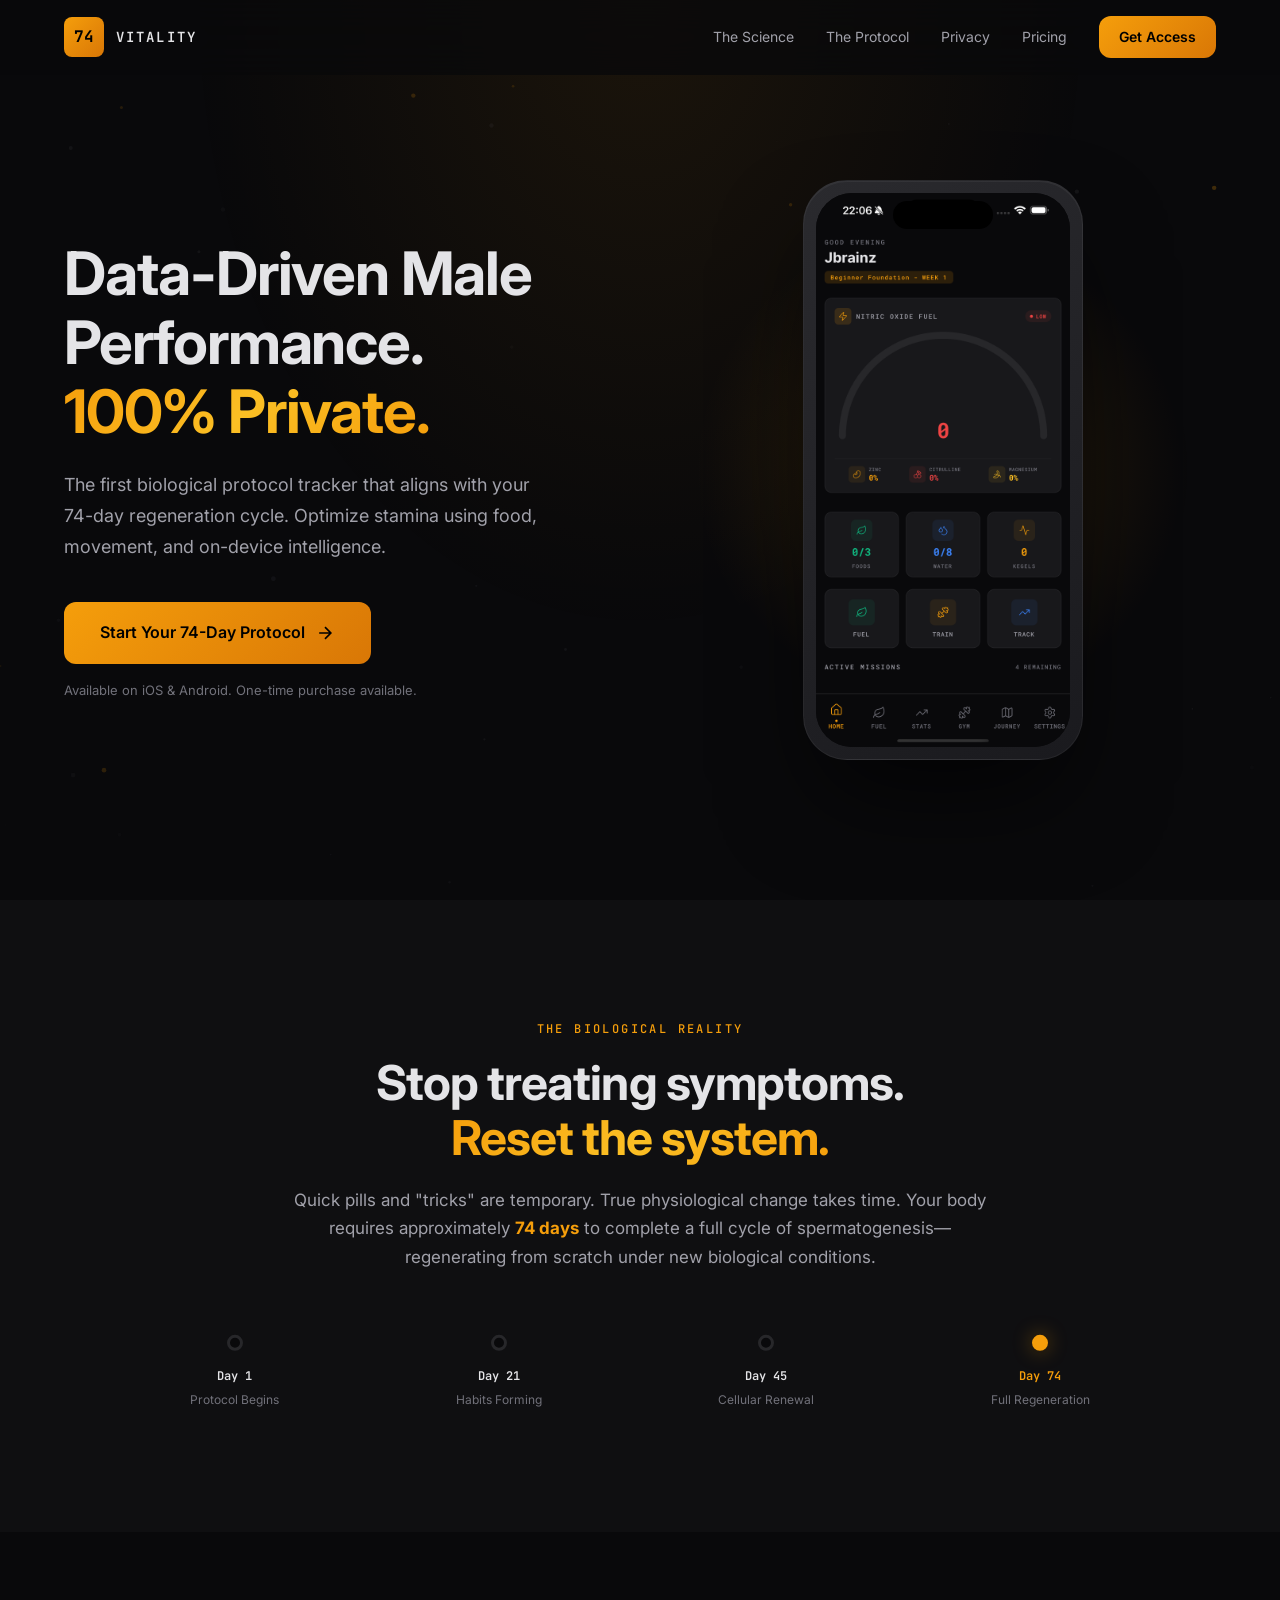
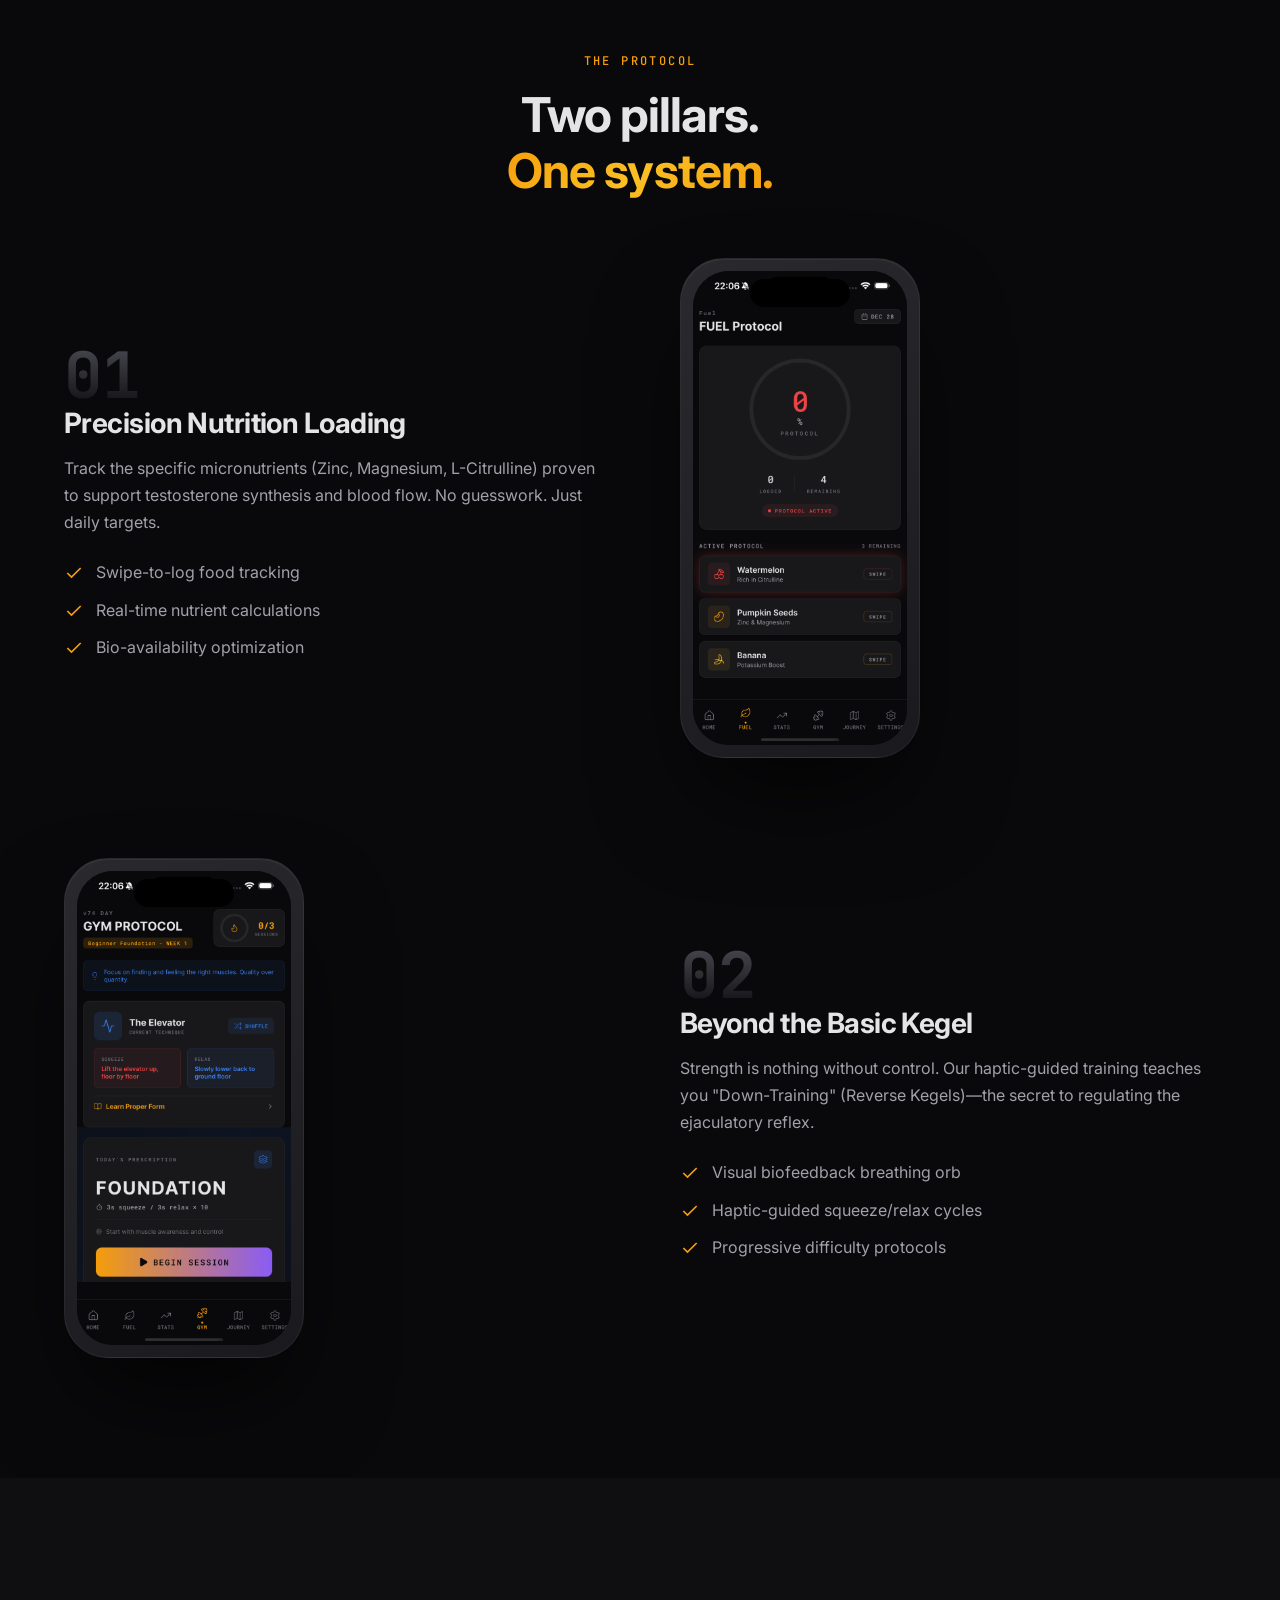
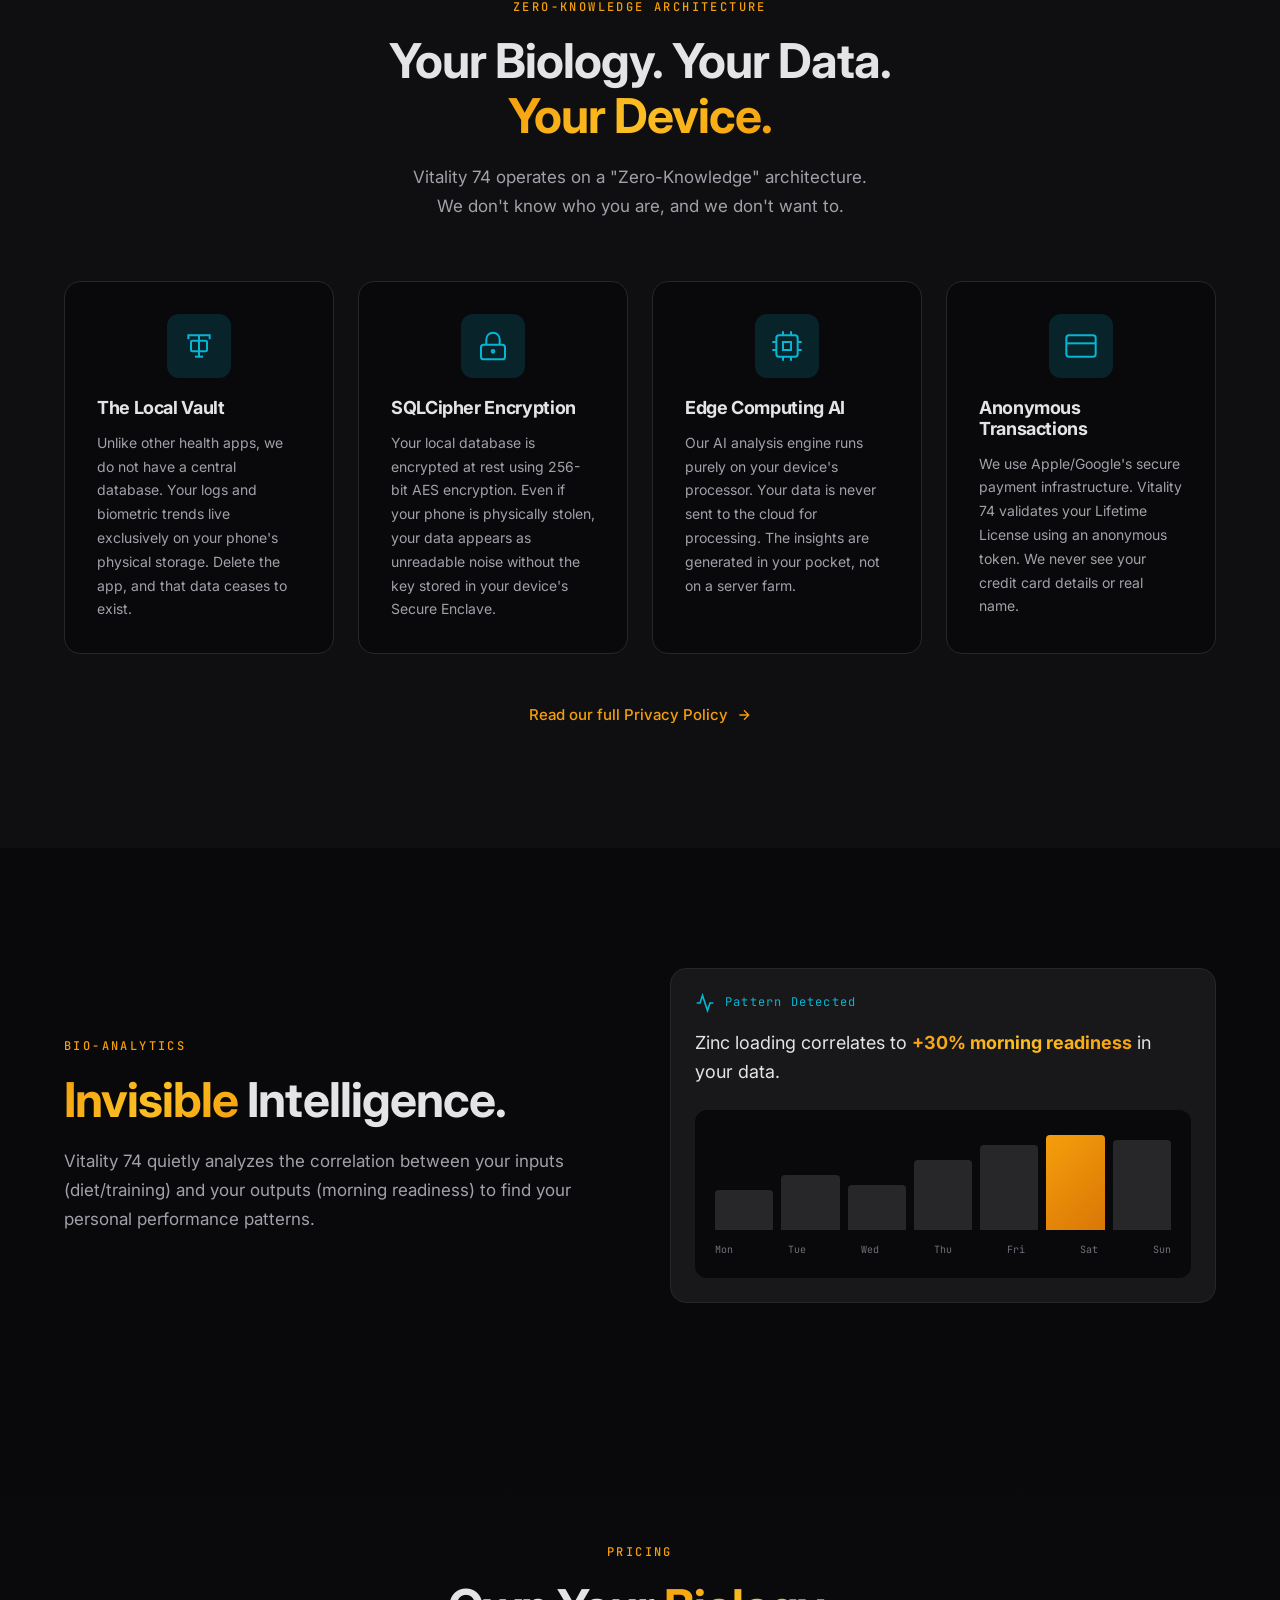
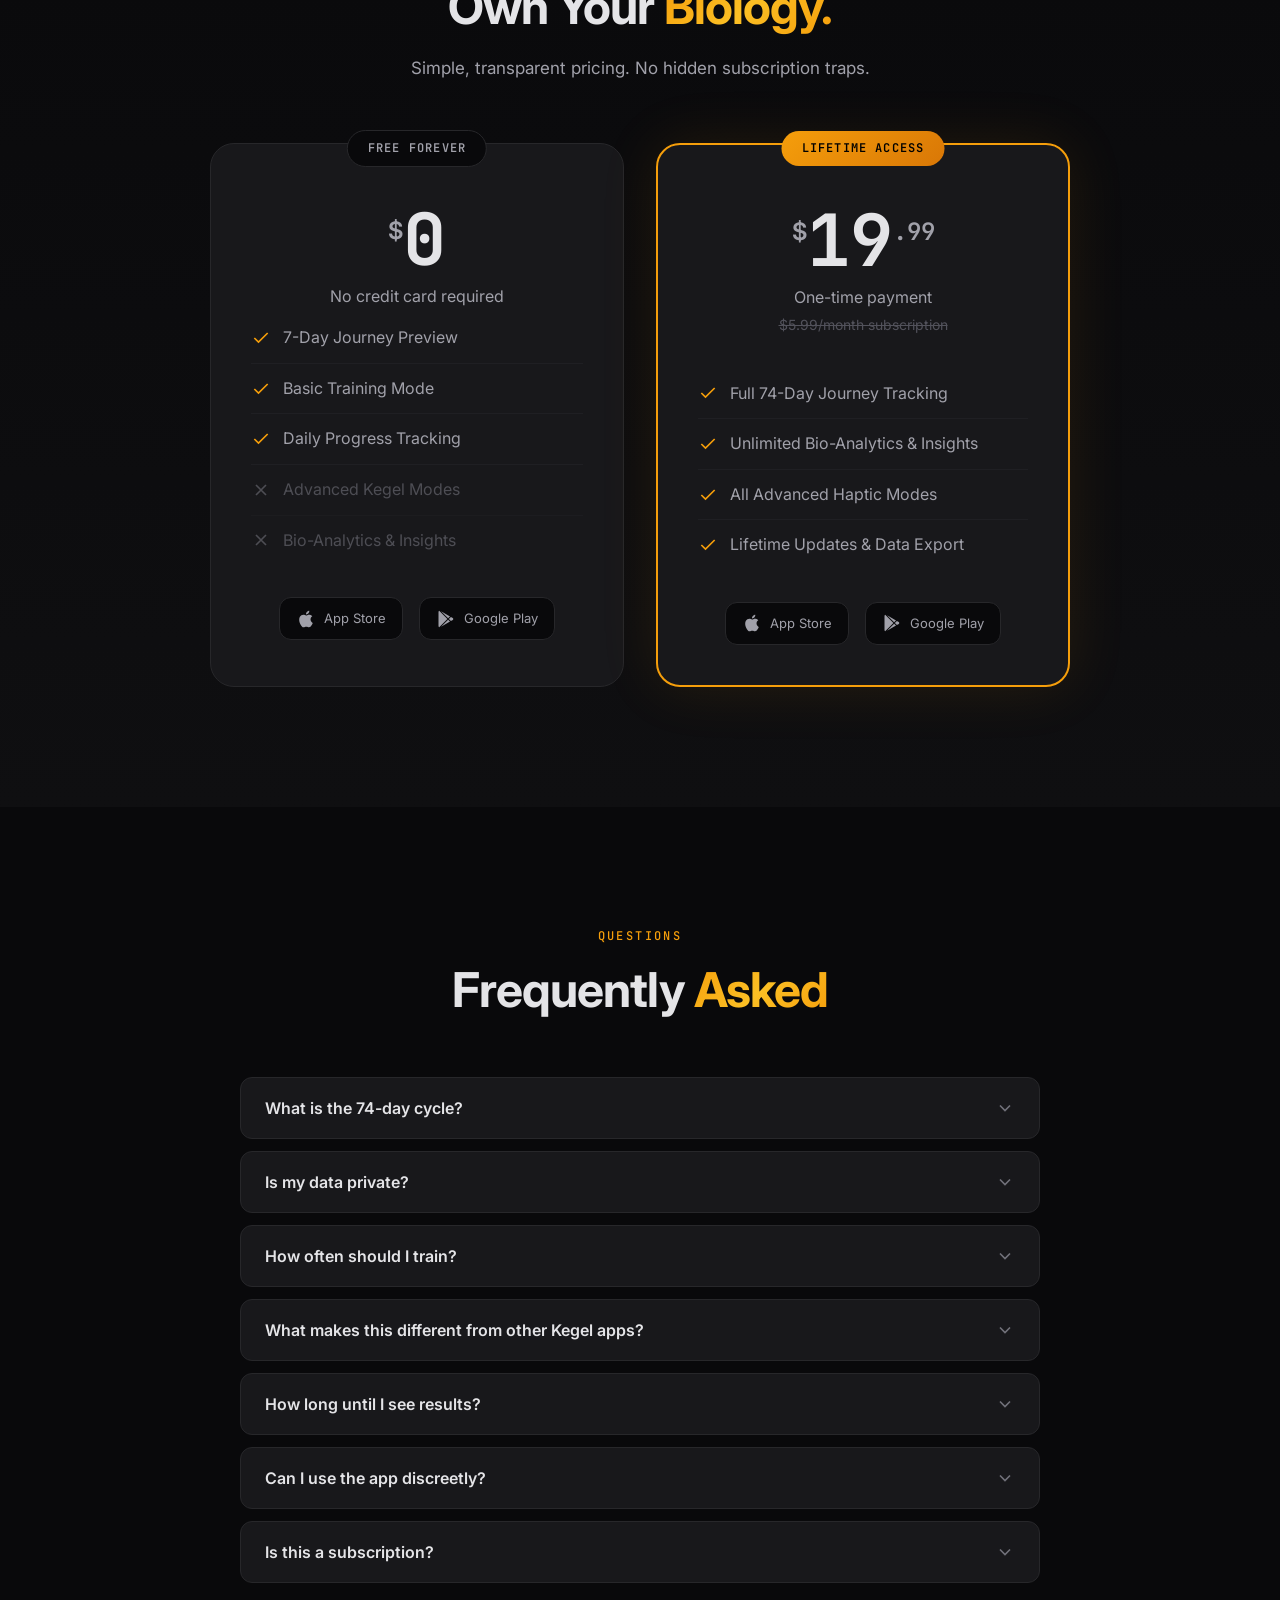
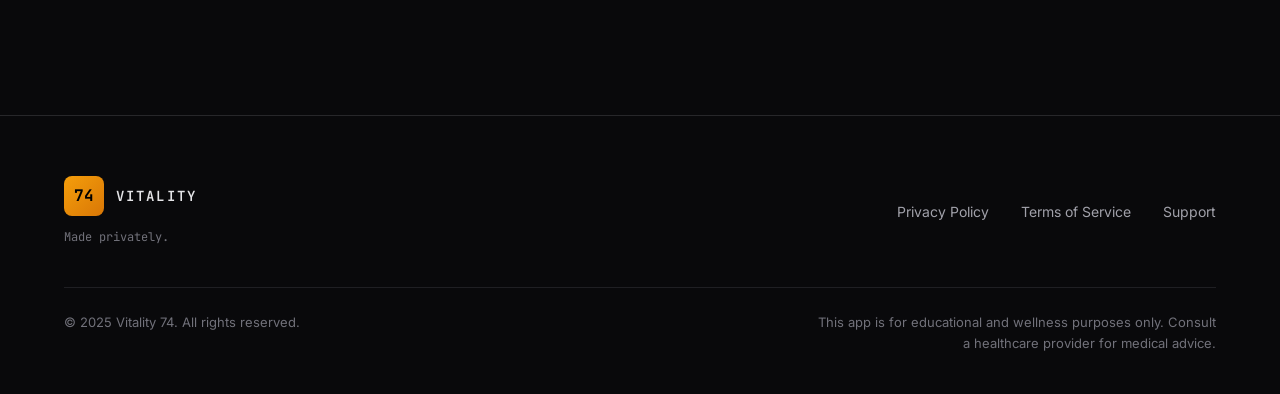
<file: index.html>
<!DOCTYPE html>
<html lang="en">
<head>
    <meta charset="UTF-8">
    <meta name="viewport" content="width=device-width, initial-scale=1.0">
    <meta name="description" content="Vitality 74 - Data-driven male performance optimization. The first biological protocol tracker aligned with your 74-day regeneration cycle.">
    <meta name="keywords" content="male performance, stamina, vitality, biohacking, testosterone, kegel, spermatogenesis">
    <meta name="author" content="Vitality 74">
    <meta name="theme-color" content="#09090B">

    <!-- Open Graph -->
    <meta property="og:type" content="website">
    <meta property="og:title" content="Vitality 74 - Data-Driven Male Performance">
    <meta property="og:description" content="The first biological protocol tracker aligned with your 74-day regeneration cycle. 100% Private.">
    <meta property="og:image" content="assets/og-image.png">

    <!-- Twitter -->
    <meta name="twitter:card" content="summary_large_image">
    <meta name="twitter:title" content="Vitality 74 - Data-Driven Male Performance">
    <meta name="twitter:description" content="Optimize stamina using food, movement, and on-device intelligence.">

    <title>Vitality 74 - Data-Driven Male Performance</title>
    <link rel="stylesheet" href="styles.css">
    <link rel="icon" type="image/png" href="assets/favicon.png">

    <!-- Fonts -->
    <link rel="preconnect" href="https://fonts.googleapis.com">
    <link rel="preconnect" href="https://fonts.gstatic.com" crossorigin>
    <link href="https://fonts.googleapis.com/css2?family=Inter:wght@400;500;600;700;800&family=JetBrains+Mono:wght@400;500;600&display=swap" rel="stylesheet">
</head>
<body>
    <!-- Particle Background -->
    <div class="particle-field" id="particles"></div>

    <!-- Navigation -->
    <nav class="navbar">
        <div class="container">
            <a href="/" class="logo">
                <div class="logo-mark">
                    <span class="logo-number">74</span>
                </div>
                <span class="logo-text">VITALITY</span>
            </a>
            <div class="nav-links">
                <a href="#science">The Science</a>
                <a href="#protocol">The Protocol</a>
                <a href="#privacy">Privacy</a>
                <a href="#pricing">Pricing</a>
                <a href="#pricing" class="btn btn-primary btn-nav">Get Access</a>
            </div>
            <button class="mobile-menu-btn" aria-label="Menu">
                <span></span>
                <span></span>
                <span></span>
            </button>
        </div>
    </nav>

    <!-- Hero Section -->
    <section class="hero">
        <div class="container">
            <div class="hero-content" data-animate>
                <h1 class="hero-title">
                    Data-Driven Male Performance.<br>
                    <span class="text-gradient">100% Private.</span>
                </h1>
                <p class="hero-subtitle">
                    The first biological protocol tracker that aligns with your 74-day
                    regeneration cycle. Optimize stamina using food, movement, and
                    on-device intelligence.
                </p>
                <div class="hero-cta">
                    <a href="#pricing" class="btn btn-primary btn-lg btn-glow">
                        Start Your 74-Day Protocol
                        <svg width="20" height="20" viewBox="0 0 24 24" fill="none" stroke="currentColor" stroke-width="2">
                            <path d="M5 12h14M12 5l7 7-7 7"/>
                        </svg>
                    </a>
                    <p class="hero-cta-sub">Available on iOS & Android. One-time purchase available.</p>
                </div>
            </div>
            <div class="hero-visual" data-animate data-delay="200">
                <div class="phone-mockup">
                    <div class="phone-notch"></div>
                    <div class="phone-screen">
                        <img src="assets/home-dashboard.png" alt="Vitality 74 Dashboard" class="screen-image">
                    </div>
                </div>
                <div class="hero-glow"></div>
            </div>
        </div>
        <div class="hero-gradient"></div>
    </section>

    <!-- Science Section -->
    <section id="science" class="section section-science">
        <div class="container">
            <div class="section-header" data-animate>
                <span class="section-kicker">THE BIOLOGICAL REALITY</span>
                <h2 class="section-title">
                    Stop treating symptoms.<br>
                    <span class="text-gradient">Reset the system.</span>
                </h2>
                <p class="section-desc">
                    Quick pills and "tricks" are temporary. True physiological change takes time.
                    Your body requires approximately <strong>74 days</strong> to complete a full cycle of
                    spermatogenesis—regenerating from scratch under new biological conditions.
                </p>
            </div>
            <div class="cycle-visual" data-animate data-delay="200">
                <div class="">
                    <!-- <div class="cycle-progress"></div> -->
                    <div class="cycle-markers">
                        <div class="marker" data-day="1">
                            <span class="marker-dot"></span>
                            <span class="marker-label">Day 1</span>
                            <span class="marker-text">Protocol Begins</span>
                        </div>
                        <div class="marker" data-day="21">
                            <span class="marker-dot"></span>
                            <span class="marker-label">Day 21</span>
                            <span class="marker-text">Habits Forming</span>
                        </div>
                        <div class="marker" data-day="45">
                            <span class="marker-dot"></span>
                            <span class="marker-label">Day 45</span>
                            <span class="marker-text">Cellular Renewal</span>
                        </div>
                        <div class="marker active" data-day="74">
                            <span class="marker-dot"></span>
                            <span class="marker-label">Day 74</span>
                            <span class="marker-text">Full Regeneration</span>
                        </div>
                    </div>
                </div>
            </div>
        </div>
    </section>

    <!-- Protocol Section -->
    <section id="protocol" class="section section-protocol">
        <div class="container">
            <div class="section-header" data-animate>
                <span class="section-kicker">THE PROTOCOL</span>
                <h2 class="section-title">
                    Two pillars.<br>
                    <span class="text-gradient">One system.</span>
                </h2>
            </div>

            <!-- Fuel Block -->
            <div class="protocol-block" data-animate>
                <div class="protocol-content">
                    <span class="protocol-number">01</span>
                    <h3 class="protocol-title">Precision Nutrition Loading</h3>
                    <p class="protocol-desc">
                        Track the specific micronutrients (Zinc, Magnesium, L-Citrulline) proven to
                        support testosterone synthesis and blood flow. No guesswork. Just daily targets.
                    </p>
                    <ul class="protocol-features">
                        <li>
                            <svg width="20" height="20" viewBox="0 0 24 24" fill="none" stroke="currentColor" stroke-width="2">
                                <path d="M20 6L9 17l-5-5"/>
                            </svg>
                            Swipe-to-log food tracking
                        </li>
                        <li>
                            <svg width="20" height="20" viewBox="0 0 24 24" fill="none" stroke="currentColor" stroke-width="2">
                                <path d="M20 6L9 17l-5-5"/>
                            </svg>
                            Real-time nutrient calculations
                        </li>
                        <li>
                            <svg width="20" height="20" viewBox="0 0 24 24" fill="none" stroke="currentColor" stroke-width="2">
                                <path d="M20 6L9 17l-5-5"/>
                            </svg>
                            Bio-availability optimization
                        </li>
                    </ul>
                </div>
                <div class="protocol-visual">
                    <div class="phone-mockup phone-mockup-sm">
                        <div class="phone-notch"></div>
                        <div class="phone-screen">
                            <img src="assets/fuel.png" alt="Fuel Protocol Screen" class="screen-image">
                        </div>
                    </div>
                </div>
            </div>

            <!-- Training Block -->
            <div class="protocol-block protocol-block-reverse" data-animate>
                <div class="protocol-content">
                    <span class="protocol-number">02</span>
                    <h3 class="protocol-title">Beyond the Basic Kegel</h3>
                    <p class="protocol-desc">
                        Strength is nothing without control. Our haptic-guided training teaches you
                        "Down-Training" (Reverse Kegels)—the secret to regulating the ejaculatory reflex.
                    </p>
                    <ul class="protocol-features">
                        <li>
                            <svg width="20" height="20" viewBox="0 0 24 24" fill="none" stroke="currentColor" stroke-width="2">
                                <path d="M20 6L9 17l-5-5"/>
                            </svg>
                            Visual biofeedback breathing orb
                        </li>
                        <li>
                            <svg width="20" height="20" viewBox="0 0 24 24" fill="none" stroke="currentColor" stroke-width="2">
                                <path d="M20 6L9 17l-5-5"/>
                            </svg>
                            Haptic-guided squeeze/relax cycles
                        </li>
                        <li>
                            <svg width="20" height="20" viewBox="0 0 24 24" fill="none" stroke="currentColor" stroke-width="2">
                                <path d="M20 6L9 17l-5-5"/>
                            </svg>
                            Progressive difficulty protocols
                        </li>
                    </ul>
                </div>
                <div class="protocol-visual">
                    <div class="phone-mockup phone-mockup-sm">
                        <div class="phone-notch"></div>
                        <div class="phone-screen">
                            <img src="assets/gym-protocol.png" alt="Gym Protocol Screen" class="screen-image">
                        </div>
                    </div>
                </div>
            </div>
        </div>
    </section>

    <!-- Privacy Section -->
    <section id="privacy" class="section section-privacy">
        <div class="container">
            <div class="section-header" data-animate>
                <span class="section-kicker">ZERO-KNOWLEDGE ARCHITECTURE</span>
                <h2 class="section-title">
                    Your Biology. Your Data.<br>
                    <span class="text-gradient">Your Device.</span>
                </h2>
                <p class="section-desc">
                    Vitality 74 operates on a "Zero-Knowledge" architecture.<br>
                    We don't know who you are, and we don't want to.
                </p>
            </div>
            <div class="privacy-grid" data-animate data-delay="200">
                <div class="privacy-card">
                    <div class="privacy-icon">
                        <svg width="32" height="32" viewBox="0 0 24 24" fill="none" stroke="currentColor" stroke-width="1.5">
                            <path d="M4 7V4h16v3"/>
                            <path d="M9 20h6"/>
                            <path d="M12 4v16"/>
                            <rect x="6" y="8" width="12" height="8" rx="1"/>
                        </svg>
                    </div>
                    <h3 class="privacy-title">The Local Vault</h3>
                    <p class="privacy-desc">
                        Unlike other health apps, we do not have a central database. Your logs and biometric trends live exclusively on your phone's physical storage. Delete the app, and that data ceases to exist.
                    </p>
                </div>
                <div class="privacy-card">
                    <div class="privacy-icon">
                        <svg width="32" height="32" viewBox="0 0 24 24" fill="none" stroke="currentColor" stroke-width="1.5">
                            <rect x="3" y="11" width="18" height="11" rx="2" ry="2"/>
                            <path d="M7 11V7a5 5 0 0 1 10 0v4"/>
                            <circle cx="12" cy="16" r="1"/>
                        </svg>
                    </div>
                    <h3 class="privacy-title">SQLCipher Encryption</h3>
                    <p class="privacy-desc">
                        Your local database is encrypted at rest using 256-bit AES encryption. Even if your phone is physically stolen, your data appears as unreadable noise without the key stored in your device's Secure Enclave.
                    </p>
                </div>
                <div class="privacy-card">
                    <div class="privacy-icon">
                        <svg width="32" height="32" viewBox="0 0 24 24" fill="none" stroke="currentColor" stroke-width="1.5">
                            <rect x="4" y="4" width="16" height="16" rx="2"/>
                            <path d="M9 9h6v6H9z"/>
                            <path d="M9 1v3M15 1v3M9 20v3M15 20v3M1 9h3M1 15h3M20 9h3M20 15h3"/>
                        </svg>
                    </div>
                    <h3 class="privacy-title">Edge Computing AI</h3>
                    <p class="privacy-desc">
                        Our AI analysis engine runs purely on your device's processor. Your data is never sent to the cloud for processing. The insights are generated in your pocket, not on a server farm.
                    </p>
                </div>
                <div class="privacy-card">
                    <div class="privacy-icon">
                        <svg width="32" height="32" viewBox="0 0 24 24" fill="none" stroke="currentColor" stroke-width="1.5">
                            <rect x="1" y="4" width="22" height="16" rx="2" ry="2"/>
                            <line x1="1" y1="10" x2="23" y2="10"/>
                        </svg>
                    </div>
                    <h3 class="privacy-title">Anonymous Transactions</h3>
                    <p class="privacy-desc">
                        We use Apple/Google's secure payment infrastructure. Vitality 74 validates your Lifetime License using an anonymous token. We never see your credit card details or real name.
                    </p>
                </div>
            </div>
            <div class="privacy-cta" data-animate data-delay="300">
                <a href="privacy.html" class="btn-text">
                    Read our full Privacy Policy
                    <svg width="16" height="16" viewBox="0 0 24 24" fill="none" stroke="currentColor" stroke-width="2">
                        <path d="M5 12h14M12 5l7 7-7 7"/>
                    </svg>
                </a>
            </div>
        </div>
    </section>

    <!-- Analytics Section -->
    <section class="section section-analytics">
        <div class="container">
            <div class="analytics-block" data-animate>
                <div class="analytics-content">
                    <span class="section-kicker">BIO-ANALYTICS</span>
                    <h2 class="section-title">
                        <span class="text-gradient">Invisible</span> Intelligence.
                    </h2>
                    <p class="section-desc">
                        Vitality 74 quietly analyzes the correlation between your inputs (diet/training)
                        and your outputs (morning readiness) to find your personal performance patterns.
                    </p>
                </div>
                <div class="analytics-visual">
                    <div class="insight-card">
                        <div class="insight-header">
                            <svg width="20" height="20" viewBox="0 0 24 24" fill="none" stroke="currentColor" stroke-width="2">
                                <path d="M22 12h-4l-3 9L9 3l-3 9H2"/>
                            </svg>
                            <span>Pattern Detected</span>
                        </div>
                        <p class="insight-text">
                            Zinc loading correlates to <strong class="text-gradient">+30% morning readiness</strong> in your data.
                        </p>
                        <div class="insight-chart">
                            <div class="chart-bars">
                                <div class="chart-bar" style="--height: 40%"></div>
                                <div class="chart-bar" style="--height: 55%"></div>
                                <div class="chart-bar" style="--height: 45%"></div>
                                <div class="chart-bar" style="--height: 70%"></div>
                                <div class="chart-bar" style="--height: 85%"></div>
                                <div class="chart-bar active" style="--height: 95%"></div>
                                <div class="chart-bar" style="--height: 90%"></div>
                            </div>
                            <div class="chart-labels">
                                <span>Mon</span>
                                <span>Tue</span>
                                <span>Wed</span>
                                <span>Thu</span>
                                <span>Fri</span>
                                <span>Sat</span>
                                <span>Sun</span>
                            </div>
                        </div>
                    </div>
                </div>
            </div>
        </div>
    </section>

    <!-- Pricing Section -->
    <section id="pricing" class="section section-pricing">
        <div class="container">
            <div class="section-header" data-animate>
                <span class="section-kicker">PRICING</span>
                <h2 class="section-title">
                    Own Your <span class="text-gradient">Biology.</span>
                </h2>
                <p class="section-desc">
                    Simple, transparent pricing. No hidden subscription traps.
                </p>
            </div>
            <div class="pricing-grid">
                <!-- Free Tier -->
                <div class="pricing-card pricing-card-free" data-animate data-delay="200">
                    <div class="pricing-badge pricing-badge-free">FREE FOREVER</div>
                    <div class="pricing-price">
                        <span class="price-currency">$</span>
                        <span class="price-value">0</span>
                    </div>
                    <p class="pricing-type">No credit card required</p>
                    <ul class="pricing-features">
                        <li>
                            <svg width="20" height="20" viewBox="0 0 24 24" fill="none" stroke="currentColor" stroke-width="2">
                                <path d="M20 6L9 17l-5-5"/>
                            </svg>
                            7-Day Journey Preview
                        </li>
                        <li>
                            <svg width="20" height="20" viewBox="0 0 24 24" fill="none" stroke="currentColor" stroke-width="2">
                                <path d="M20 6L9 17l-5-5"/>
                            </svg>
                            Basic Training Mode
                        </li>
                        <li>
                            <svg width="20" height="20" viewBox="0 0 24 24" fill="none" stroke="currentColor" stroke-width="2">
                                <path d="M20 6L9 17l-5-5"/>
                            </svg>
                            Daily Progress Tracking
                        </li>
                        <li class="feature-disabled">
                            <svg width="20" height="20" viewBox="0 0 24 24" fill="none" stroke="currentColor" stroke-width="2">
                                <path d="M18 6L6 18M6 6l12 12"/>
                            </svg>
                            Advanced Kegel Modes
                        </li>
                        <li class="feature-disabled">
                            <svg width="20" height="20" viewBox="0 0 24 24" fill="none" stroke="currentColor" stroke-width="2">
                                <path d="M18 6L6 18M6 6l12 12"/>
                            </svg>
                            Bio-Analytics & Insights
                        </li>
                    </ul>
                    <div class="pricing-stores">
                        <a href="" class="store-badge">
                            <svg viewBox="0 0 24 24" width="20" height="20" fill="currentColor">
                                <path d="M18.71 19.5c-.83 1.24-1.71 2.45-3.05 2.47-1.34.03-1.77-.79-3.29-.79-1.53 0-2 .77-3.27.82-1.31.05-2.3-1.32-3.14-2.53C4.25 17 2.94 12.45 4.7 9.39c.87-1.52 2.43-2.48 4.12-2.51 1.28-.02 2.5.87 3.29.87.78 0 2.26-1.07 3.81-.91.65.03 2.47.26 3.64 1.98-.09.06-2.17 1.28-2.15 3.81.03 3.02 2.65 4.03 2.68 4.04-.03.07-.42 1.44-1.38 2.83M13 3.5c.73-.83 1.94-1.46 2.94-1.5.13 1.17-.34 2.35-1.04 3.19-.69.85-1.83 1.51-2.95 1.42-.15-1.15.41-2.35 1.05-3.11z"/>
                            </svg>
                            App Store
                        </a>
                        <a href="https://play.google.com/store/apps/details?id=com.jbrainz.vitality74" class="store-badge">
                            <svg viewBox="0 0 24 24" width="20" height="20" fill="currentColor">
                                <path d="M3,20.5V3.5C3,2.91 3.34,2.39 3.84,2.15L13.69,12L3.84,21.85C3.34,21.6 3,21.09 3,20.5M16.81,15.12L6.05,21.34L14.54,12.85L16.81,15.12M20.16,10.81C20.5,11.08 20.75,11.5 20.75,12C20.75,12.5 20.53,12.9 20.18,13.18L17.89,14.5L15.39,12L17.89,9.5L20.16,10.81M6.05,2.66L16.81,8.88L14.54,11.15L6.05,2.66Z"/>
                            </svg>
                            Google Play
                        </a>
                    </div>
                </div>

                <!-- Pro Tier -->
                <div class="pricing-card pricing-card-pro" data-animate data-delay="300">
                    <div class="pricing-badge">LIFETIME ACCESS</div>
                    <div class="pricing-price">
                        <span class="price-currency">$</span>
                        <span class="price-value">19</span>
                        <span class="price-decimal">.99</span>
                    </div>
                    <p class="pricing-type">One-time payment</p>
                    <p class="pricing-compare"><s>$5.99/month subscription</s></p>
                    <ul class="pricing-features">
                        <li>
                            <svg width="20" height="20" viewBox="0 0 24 24" fill="none" stroke="currentColor" stroke-width="2">
                                <path d="M20 6L9 17l-5-5"/>
                            </svg>
                            Full 74-Day Journey Tracking
                        </li>
                        <li>
                            <svg width="20" height="20" viewBox="0 0 24 24" fill="none" stroke="currentColor" stroke-width="2">
                                <path d="M20 6L9 17l-5-5"/>
                            </svg>
                            Unlimited Bio-Analytics & Insights
                        </li>
                        <li>
                            <svg width="20" height="20" viewBox="0 0 24 24" fill="none" stroke="currentColor" stroke-width="2">
                                <path d="M20 6L9 17l-5-5"/>
                            </svg>
                            All Advanced Haptic Modes
                        </li>
                        <li>
                            <svg width="20" height="20" viewBox="0 0 24 24" fill="none" stroke="currentColor" stroke-width="2">
                                <path d="M20 6L9 17l-5-5"/>
                            </svg>
                            Lifetime Updates & Data Export
                        </li>
                    </ul>
                    <div class="pricing-stores">
                        <a href="#" class="store-badge">
                            <svg viewBox="0 0 24 24" width="20" height="20" fill="currentColor">
                                <path d="M18.71 19.5c-.83 1.24-1.71 2.45-3.05 2.47-1.34.03-1.77-.79-3.29-.79-1.53 0-2 .77-3.27.82-1.31.05-2.3-1.32-3.14-2.53C4.25 17 2.94 12.45 4.7 9.39c.87-1.52 2.43-2.48 4.12-2.51 1.28-.02 2.5.87 3.29.87.78 0 2.26-1.07 3.81-.91.65.03 2.47.26 3.64 1.98-.09.06-2.17 1.28-2.15 3.81.03 3.02 2.65 4.03 2.68 4.04-.03.07-.42 1.44-1.38 2.83M13 3.5c.73-.83 1.94-1.46 2.94-1.5.13 1.17-.34 2.35-1.04 3.19-.69.85-1.83 1.51-2.95 1.42-.15-1.15.41-2.35 1.05-3.11z"/>
                            </svg>
                            App Store
                        </a>
                        <a href="https://play.google.com/store/apps/details?id=com.jbrainz.vitality74" class="store-badge">
                            <svg viewBox="0 0 24 24" width="20" height="20" fill="currentColor">
                                <path d="M3,20.5V3.5C3,2.91 3.34,2.39 3.84,2.15L13.69,12L3.84,21.85C3.34,21.6 3,21.09 3,20.5M16.81,15.12L6.05,21.34L14.54,12.85L16.81,15.12M20.16,10.81C20.5,11.08 20.75,11.5 20.75,12C20.75,12.5 20.53,12.9 20.18,13.18L17.89,14.5L15.39,12L17.89,9.5L20.16,10.81M6.05,2.66L16.81,8.88L14.54,11.15L6.05,2.66Z"/>
                            </svg>
                            Google Play
                        </a>
                    </div>
                </div>
            </div>
        </div>
    </section>

    <!-- FAQ Section -->
    <section id="faq" class="section section-faq">
        <div class="container">
            <div class="section-header" data-animate>
                <span class="section-kicker">QUESTIONS</span>
                <h2 class="section-title">
                    Frequently <span class="text-gradient">Asked</span>
                </h2>
            </div>
            <div class="faq-section">
                <div class="faq-item">
                    <button class="faq-question">
                        What is the 74-day cycle?
                        <svg width="20" height="20" viewBox="0 0 24 24" fill="none" stroke="currentColor" stroke-width="2">
                            <polyline points="6,9 12,15 18,9"/>
                        </svg>
                    </button>
                    <div class="faq-answer">
                        <p>The 74-day cycle refers to spermatogenesis - the complete biological process where your body generates new reproductive cells from scratch. This is the foundation of our protocol. Unlike quick-fix approaches, we align your nutrition and training with this natural regeneration timeline for lasting physiological change.</p>
                    </div>
                </div>

                <div class="faq-item">
                    <button class="faq-question">
                        Is my data private?
                        <svg width="20" height="20" viewBox="0 0 24 24" fill="none" stroke="currentColor" stroke-width="2">
                            <polyline points="6,9 12,15 18,9"/>
                        </svg>
                    </button>
                    <div class="faq-answer">
                        <p>Absolutely. Vitality 74 uses a Zero-Trust Architecture - all your personal health and training data is stored locally on your device using encrypted SQLite. We have no servers, no accounts, no cloud storage. Your biometric data never leaves your phone. Period.</p>
                    </div>
                </div>

                <div class="faq-item">
                    <button class="faq-question">
                        How often should I train?
                        <svg width="20" height="20" viewBox="0 0 24 24" fill="none" stroke="currentColor" stroke-width="2">
                            <polyline points="6,9 12,15 18,9"/>
                        </svg>
                    </button>
                    <div class="faq-answer">
                        <p>We recommend 2-3 short sessions per day, each lasting 5-10 minutes. The app provides haptic-guided exercises with visual biofeedback. Consistency matters more than intensity - daily practice builds the neuromuscular control needed for real improvement.</p>
                    </div>
                </div>

                <div class="faq-item">
                    <button class="faq-question">
                        What makes this different from other Kegel apps?
                        <svg width="20" height="20" viewBox="0 0 24 24" fill="none" stroke="currentColor" stroke-width="2">
                            <polyline points="6,9 12,15 18,9"/>
                        </svg>
                    </button>
                    <div class="faq-answer">
                        <p>Three things: (1) We teach Down-Training (Reverse Kegels) - the overlooked skill that gives you conscious control over the ejaculatory reflex. (2) We combine pelvic training with targeted nutrition loading for synergistic effects. (3) Our bio-analytics engine finds correlations between your inputs and outputs that are unique to your physiology.</p>
                    </div>
                </div>

                <div class="faq-item">
                    <button class="faq-question">
                        How long until I see results?
                        <svg width="20" height="20" viewBox="0 0 24 24" fill="none" stroke="currentColor" stroke-width="2">
                            <polyline points="6,9 12,15 18,9"/>
                        </svg>
                    </button>
                    <div class="faq-answer">
                        <p>Most users report noticeable improvements in control within 3-4 weeks of consistent training. The full 74-day protocol is designed to complete one full regeneration cycle, giving your body time to adapt at the cellular level. The app tracks your progress with objective metrics so you can see your improvement over time.</p>
                    </div>
                </div>

                <div class="faq-item">
                    <button class="faq-question">
                        Can I use the app discreetly?
                        <svg width="20" height="20" viewBox="0 0 24 24" fill="none" stroke="currentColor" stroke-width="2">
                            <polyline points="6,9 12,15 18,9"/>
                        </svg>
                    </button>
                    <div class="faq-answer">
                        <p>Yes. Stealth Mode displays a black screen during training and uses haptic vibrations to guide your exercises silently. You can train at your desk, during meetings, or anywhere else without anyone knowing. The app icon and name are also designed to be inconspicuous.</p>
                    </div>
                </div>

                <div class="faq-item">
                    <button class="faq-question">
                        Is this a subscription?
                        <svg width="20" height="20" viewBox="0 0 24 24" fill="none" stroke="currentColor" stroke-width="2">
                            <polyline points="6,9 12,15 18,9"/>
                        </svg>
                    </button>
                    <div class="faq-answer">
                        <p>No. Vitality 74 is a one-time purchase of $19.99 for lifetime access. No recurring fees, no in-app purchases, no paywalled features. You get the complete protocol, all training modes, unlimited analytics, and all future updates included.</p>
                    </div>
                </div>
            </div>
        </div>
    </section>

    <!-- Footer -->
    <footer class="footer">
        <div class="container">
            <div class="footer-content">
                <div class="footer-brand">
                    <a href="/" class="logo">
                        <div class="logo-mark">
                            <span class="logo-number">74</span>
                        </div>
                        <span class="logo-text">VITALITY</span>
                    </a>
                    <p class="footer-tagline">Made privately.</p>
                </div>
                <div class="footer-links">
                    <a href="privacy.html">Privacy Policy</a>
                    <a href="terms.html">Terms of Service</a>
                    <a href="support.html">Support</a>
                </div>
            </div>
            <div class="footer-bottom">
                <p>&copy; 2025 Vitality 74. All rights reserved.</p>
                <p class="footer-disclaimer">
                    This app is for educational and wellness purposes only.
                    Consult a healthcare provider for medical advice.
                </p>
            </div>
        </div>
    </footer>

    <script src="script.js"></script>
</body>
</html>
</file>
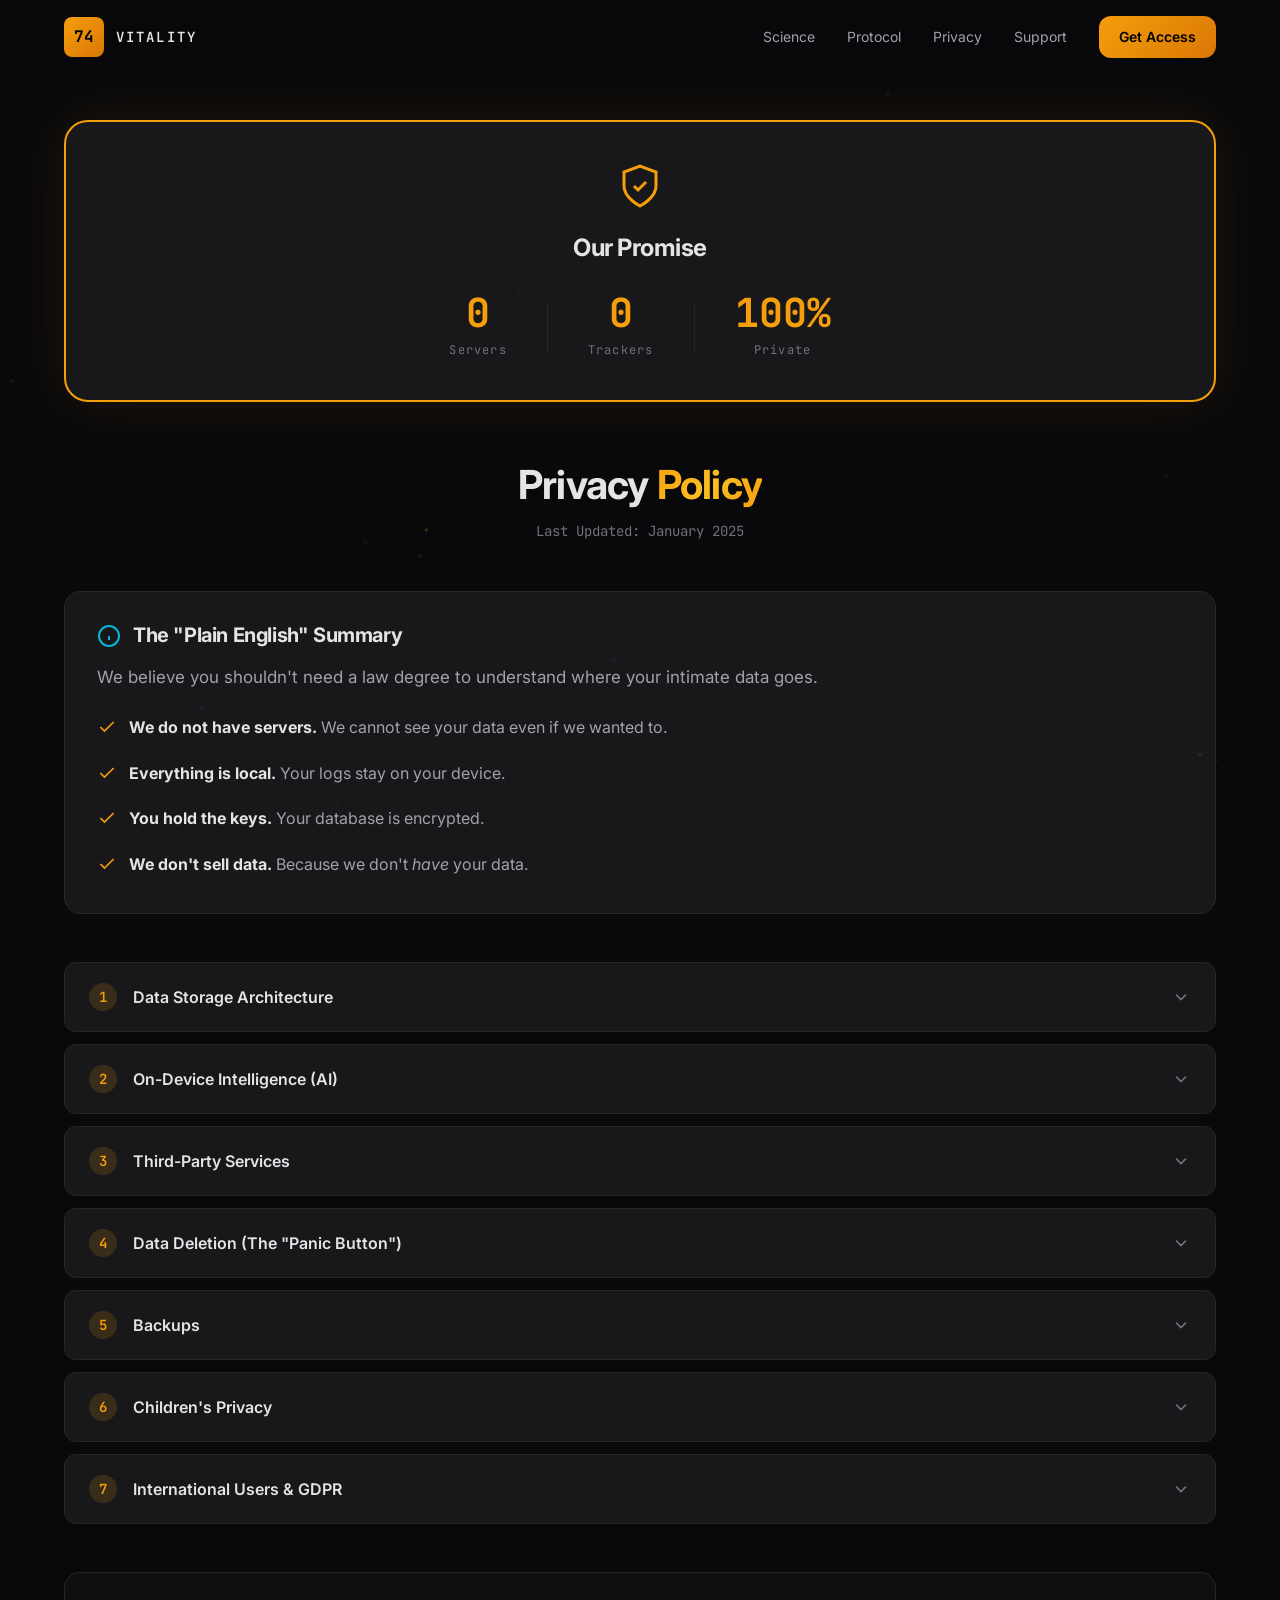
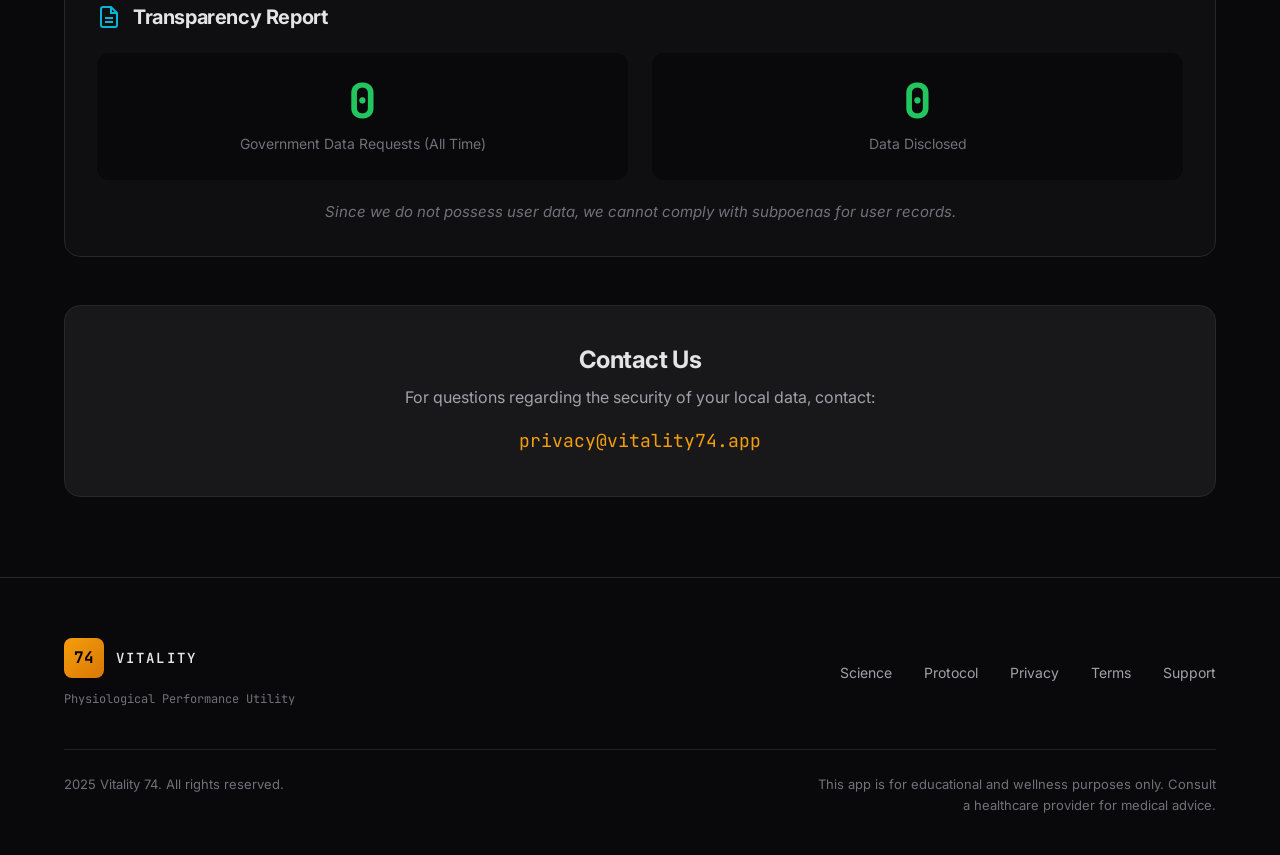
<file: privacy.html>
<!DOCTYPE html>
<html lang="en">
<head>
    <meta charset="UTF-8">
    <meta name="viewport" content="width=device-width, initial-scale=1.0">
    <meta name="description" content="Vitality74 Privacy Policy - Zero-Knowledge Architecture. Your data never leaves your device.">
    <title>Privacy Policy - Vitality 74</title>
    <link rel="stylesheet" href="styles.css">
    <link rel="icon" type="image/png" href="assets/favicon.png">
    <link rel="preconnect" href="https://fonts.googleapis.com">
    <link rel="preconnect" href="https://fonts.gstatic.com" crossorigin>
    <link href="https://fonts.googleapis.com/css2?family=Inter:wght@400;500;600;700&family=JetBrains+Mono:wght@400;500&display=swap" rel="stylesheet">
</head>
<body>
    <!-- Navigation -->
    <nav class="navbar">
        <div class="container">
            <a href="/" class="logo">
                <div class="logo-mark">
                    <span class="logo-number">74</span>
                </div>
                <span class="logo-text">VITALITY</span>
            </a>
            <div class="nav-links">
                <a href="index.html#science">Science</a>
                <a href="index.html#protocol">Protocol</a>
                <a href="index.html#privacy">Privacy</a>
                <a href="support.html">Support</a>
                <a href="index.html#pricing" class="btn btn-primary btn-nav">Get Access</a>
            </div>
            <button class="mobile-menu-btn" aria-label="Menu">
                <span></span>
                <span></span>
                <span></span>
            </button>
        </div>
    </nav>

    <!-- Privacy Policy Content -->
    <section class="privacy-page">
        <div class="container">
            <!-- Promise Card -->
            <div class="promise-card">
                <div class="promise-icon">
                    <svg width="48" height="48" viewBox="0 0 24 24" fill="none" stroke="currentColor" stroke-width="1.5">
                        <path d="M12 22s8-4 8-10V5l-8-3-8 3v7c0 6 8 10 8 10z"/>
                        <path d="M9 12l2 2 4-4"/>
                    </svg>
                </div>
                <h2 class="promise-title">Our Promise</h2>
                <div class="promise-stats">
                    <div class="promise-stat">
                        <span class="stat-number">0</span>
                        <span class="stat-label">Servers</span>
                    </div>
                    <div class="promise-divider"></div>
                    <div class="promise-stat">
                        <span class="stat-number">0</span>
                        <span class="stat-label">Trackers</span>
                    </div>
                    <div class="promise-divider"></div>
                    <div class="promise-stat">
                        <span class="stat-number">100%</span>
                        <span class="stat-label">Private</span>
                    </div>
                </div>
            </div>

            <!-- Page Header -->
            <div class="privacy-header">
                <h1>Privacy <span class="text-gradient">Policy</span></h1>
                <p class="privacy-date">Last Updated: January 2025</p>
            </div>

            <!-- Plain English Summary -->
            <div class="summary-section">
                <div class="summary-header">
                    <svg width="24" height="24" viewBox="0 0 24 24" fill="none" stroke="currentColor" stroke-width="2">
                        <circle cx="12" cy="12" r="10"/>
                        <path d="M12 16v-4M12 8h.01"/>
                    </svg>
                    <h2>The "Plain English" Summary</h2>
                </div>
                <p class="summary-intro">We believe you shouldn't need a law degree to understand where your intimate data goes.</p>
                <ul class="summary-list">
                    <li>
                        <span class="check-icon">
                            <svg width="20" height="20" viewBox="0 0 24 24" fill="none" stroke="currentColor" stroke-width="2">
                                <path d="M20 6L9 17l-5-5"/>
                            </svg>
                        </span>
                        <span><strong>We do not have servers.</strong> We cannot see your data even if we wanted to.</span>
                    </li>
                    <li>
                        <span class="check-icon">
                            <svg width="20" height="20" viewBox="0 0 24 24" fill="none" stroke="currentColor" stroke-width="2">
                                <path d="M20 6L9 17l-5-5"/>
                            </svg>
                        </span>
                        <span><strong>Everything is local.</strong> Your logs stay on your device.</span>
                    </li>
                    <li>
                        <span class="check-icon">
                            <svg width="20" height="20" viewBox="0 0 24 24" fill="none" stroke="currentColor" stroke-width="2">
                                <path d="M20 6L9 17l-5-5"/>
                            </svg>
                        </span>
                        <span><strong>You hold the keys.</strong> Your database is encrypted.</span>
                    </li>
                    <li>
                        <span class="check-icon">
                            <svg width="20" height="20" viewBox="0 0 24 24" fill="none" stroke="currentColor" stroke-width="2">
                                <path d="M20 6L9 17l-5-5"/>
                            </svg>
                        </span>
                        <span><strong>We don't sell data.</strong> Because we don't <em>have</em> your data.</span>
                    </li>
                </ul>
            </div>

            <!-- Legal Sections (Accordion) -->
            <div class="legal-sections">
                <div class="legal-accordion">
                    <button class="accordion-trigger" aria-expanded="false">
                        <div class="accordion-header">
                            <span class="accordion-number">1</span>
                            <span class="accordion-title">Data Storage Architecture</span>
                        </div>
                        <svg class="accordion-chevron" width="20" height="20" viewBox="0 0 24 24" fill="none" stroke="currentColor" stroke-width="2">
                            <polyline points="6,9 12,15 18,9"/>
                        </svg>
                    </button>
                    <div class="accordion-content">
                        <p>Vitality 74 utilizes a <strong>Local-First Architecture</strong>.</p>
                        <p>All user-generated content, including but not limited to:</p>
                        <ul>
                            <li>Dietary logs</li>
                            <li>Biometric status (e.g., Morning Status)</li>
                            <li>Kegel training duration and frequency</li>
                            <li>AI-generated insights</li>
                        </ul>
                        <p>...is stored locally on your device. This data is not synchronized to any cloud service owned or operated by Vitality 74.</p>
                        <div class="tech-badge">
                            <svg width="16" height="16" viewBox="0 0 24 24" fill="none" stroke="currentColor" stroke-width="2">
                                <rect x="3" y="11" width="18" height="11" rx="2" ry="2"/>
                                <path d="M7 11V7a5 5 0 0 1 10 0v4"/>
                            </svg>
                        </div>
                    </div>
                </div>

                <div class="legal-accordion">
                    <button class="accordion-trigger" aria-expanded="false">
                        <div class="accordion-header">
                            <span class="accordion-number">2</span>
                            <span class="accordion-title">On-Device Intelligence (AI)</span>
                        </div>
                        <svg class="accordion-chevron" width="20" height="20" viewBox="0 0 24 24" fill="none" stroke="currentColor" stroke-width="2">
                            <polyline points="6,9 12,15 18,9"/>
                        </svg>
                    </button>
                    <div class="accordion-content">
                        <p>Our "Bio-Analytics" features use <strong>Edge Computing</strong>.</p>
                        <p>When the app analyzes correlations (e.g., comparing Zinc intake to recovery trends), this calculation is performed by your phone's CPU using local JavaScript libraries.</p>
                        <p><strong>No data is transmitted</strong> to third-party AI APIs (such as OpenAI or Google Cloud) for analysis. All intelligence runs in your pocket.</p>
                    </div>
                </div>

                <div class="legal-accordion">
                    <button class="accordion-trigger" aria-expanded="false">
                        <div class="accordion-header">
                            <span class="accordion-number">3</span>
                            <span class="accordion-title">Third-Party Services</span>
                        </div>
                        <svg class="accordion-chevron" width="20" height="20" viewBox="0 0 24 24" fill="none" stroke="currentColor" stroke-width="2">
                            <polyline points="6,9 12,15 18,9"/>
                        </svg>
                    </button>
                    <div class="accordion-content">
                        <p>We minimize third-party integrations to the absolute essentials required for app functionality:</p>

                        <div class="third-party-item">
                            <h4>RevenueCat</h4>
                            <p><strong>Purpose:</strong> Used to process subscriptions and the "Lifetime Unlock" purchase.</p>
                            <p><strong>Data Shared:</strong> An anonymous App User ID (random string) and purchase status.</p>
                            <p><strong>Why:</strong> To verify you have paid for the Pro features.</p>
                        </div>

                        <div class="third-party-item">
                            <h4>Google Play Services / Apple StoreKit</h4>
                            <p><strong>Purpose:</strong> Used for the actual financial transaction.</p>
                            <p><strong>Data Shared:</strong> Financial data is handled entirely by Apple/Google. We never see your payment method, credit card details, or billing address.</p>
                        </div>
                    </div>
                </div>

                <div class="legal-accordion">
                    <button class="accordion-trigger" aria-expanded="false">
                        <div class="accordion-header">
                            <span class="accordion-number">4</span>
                            <span class="accordion-title">Data Deletion (The "Panic Button")</span>
                        </div>
                        <svg class="accordion-chevron" width="20" height="20" viewBox="0 0 24 24" fill="none" stroke="currentColor" stroke-width="2">
                            <polyline points="6,9 12,15 18,9"/>
                        </svg>
                    </button>
                    <div class="accordion-content">
                        <p>You have the <strong>absolute right to erasure</strong>. Because your data is local, you do not need to request us to delete it. You can destroy it instantly:</p>

                        <div class="deletion-option">
                            <div class="option-header">
                                <span class="option-number">1</span>
                                <span>In-App Deletion</span>
                            </div>
                            <p>Go to <code>Settings &gt; Storage &gt; Tap "Nuke All Data"</code></p>
                            <p>This overwrites the database and deletes the encryption key from your SecureStore.</p>
                        </div>

                        <div class="deletion-option">
                            <div class="option-header">
                                <span class="option-number">2</span>
                                <span>App Deletion</span>
                            </div>
                            <p>Uninstalling the app from your operating system permanently removes the local database file.</p>
                            <p class="warning-text"><strong>This action cannot be undone.</strong></p>
                        </div>
                    </div>
                </div>

                <div class="legal-accordion">
                    <button class="accordion-trigger" aria-expanded="false">
                        <div class="accordion-header">
                            <span class="accordion-number">5</span>
                            <span class="accordion-title">Backups</span>
                        </div>
                        <svg class="accordion-chevron" width="20" height="20" viewBox="0 0 24 24" fill="none" stroke="currentColor" stroke-width="2">
                            <polyline points="6,9 12,15 18,9"/>
                        </svg>
                    </button>
                    <div class="accordion-content">
                        <p>Because we do not sync your data, <strong>we cannot restore your data if you lose your phone.</strong></p>
                        <p>If you use Apple iCloud Backup or Google Drive Backup for your <em>entire device</em>, your encrypted database file may be included in that backup. This is managed by your OS settings, not by Vitality 74.</p>
                        <p>The backup file remains encrypted and requires your device's Secure Enclave key to decrypt.</p>
                    </div>
                </div>

                <div class="legal-accordion">
                    <button class="accordion-trigger" aria-expanded="false">
                        <div class="accordion-header">
                            <span class="accordion-number">6</span>
                            <span class="accordion-title">Children's Privacy</span>
                        </div>
                        <svg class="accordion-chevron" width="20" height="20" viewBox="0 0 24 24" fill="none" stroke="currentColor" stroke-width="2">
                            <polyline points="6,9 12,15 18,9"/>
                        </svg>
                    </button>
                    <div class="accordion-content">
                        <p>Vitality 74 is intended for users <strong>18 years of age and older</strong>.</p>
                        <p>We do not knowingly collect information from children under 18. Since all data is stored locally on the user's device, we have no mechanism to identify or access data from any user, regardless of age.</p>
                    </div>
                </div>

                <div class="legal-accordion">
                    <button class="accordion-trigger" aria-expanded="false">
                        <div class="accordion-header">
                            <span class="accordion-number">7</span>
                            <span class="accordion-title">International Users & GDPR</span>
                        </div>
                        <svg class="accordion-chevron" width="20" height="20" viewBox="0 0 24 24" fill="none" stroke="currentColor" stroke-width="2">
                            <polyline points="6,9 12,15 18,9"/>
                        </svg>
                    </button>
                    <div class="accordion-content">
                        <p>For users in the European Economic Area (EEA), we comply with GDPR requirements <strong>by design</strong> through our local-only data storage approach.</p>
                        <ul>
                            <li><strong>Data Minimization:</strong> We collect no personal data on our servers.</li>
                            <li><strong>Right to Erasure:</strong> You can delete all data instantly via app settings.</li>
                            <li><strong>Data Portability:</strong> Your data exists only on your device and can be deleted at any time.</li>
                            <li><strong>No Cross-Border Transfers:</strong> Your data never leaves your device to be transferred anywhere.</li>
                        </ul>
                    </div>
                </div>
            </div>

            <!-- Transparency Report -->
            <div class="transparency-report">
                <div class="report-header">
                    <svg width="24" height="24" viewBox="0 0 24 24" fill="none" stroke="currentColor" stroke-width="2">
                        <path d="M14 2H6a2 2 0 0 0-2 2v16a2 2 0 0 0 2 2h12a2 2 0 0 0 2-2V8z"/>
                        <polyline points="14,2 14,8 20,8"/>
                        <line x1="16" y1="13" x2="8" y2="13"/>
                        <line x1="16" y1="17" x2="8" y2="17"/>
                    </svg>
                    <h2>Transparency Report</h2>
                </div>
                <div class="report-grid">
                    <div class="report-stat">
                        <span class="report-number">0</span>
                        <span class="report-label">Government Data Requests (All Time)</span>
                    </div>
                    <div class="report-stat">
                        <span class="report-number">0</span>
                        <span class="report-label">Data Disclosed</span>
                    </div>
                </div>
                <p class="report-note">Since we do not possess user data, we cannot comply with subpoenas for user records.</p>
            </div>

            <!-- Contact Section -->
            <div class="contact-section">
                <h2>Contact Us</h2>
                <p>For questions regarding the security of your local data, contact:</p>
                <a href="mailto:privacy@vitality74.app" class="contact-email">privacy@vitality74.app</a>
            </div>
        </div>
    </section>

    <!-- Footer -->
    <footer class="footer">
        <div class="container">
            <div class="footer-content">
                <div class="footer-brand">
                    <a href="/" class="logo">
                        <div class="logo-mark">
                            <span class="logo-number">74</span>
                        </div>
                        <span class="logo-text">VITALITY</span>
                    </a>
                    <p class="footer-tagline">Physiological Performance Utility</p>
                </div>
                <div class="footer-links">
                    <a href="index.html#science">Science</a>
                    <a href="index.html#protocol">Protocol</a>
                    <a href="privacy.html">Privacy</a>
                    <a href="terms.html">Terms</a>
                    <a href="support.html">Support</a>
                </div>
            </div>
            <div class="footer-bottom">
                <p>2025 Vitality 74. All rights reserved.</p>
                <p class="footer-disclaimer">This app is for educational and wellness purposes only. Consult a healthcare provider for medical advice.</p>
            </div>
        </div>
    </footer>

    <script src="script.js"></script>
    <script>
        // Privacy page accordion functionality
        document.querySelectorAll('.accordion-trigger').forEach(trigger => {
            trigger.addEventListener('click', () => {
                const accordion = trigger.parentElement;
                const isOpen = accordion.classList.contains('open');

                // Close all accordions
                document.querySelectorAll('.legal-accordion').forEach(acc => {
                    acc.classList.remove('open');
                    acc.querySelector('.accordion-trigger').setAttribute('aria-expanded', 'false');
                });

                // Open clicked one if it was closed
                if (!isOpen) {
                    accordion.classList.add('open');
                    trigger.setAttribute('aria-expanded', 'true');
                }
            });
        });
    </script>
</body>
</html>
</file>
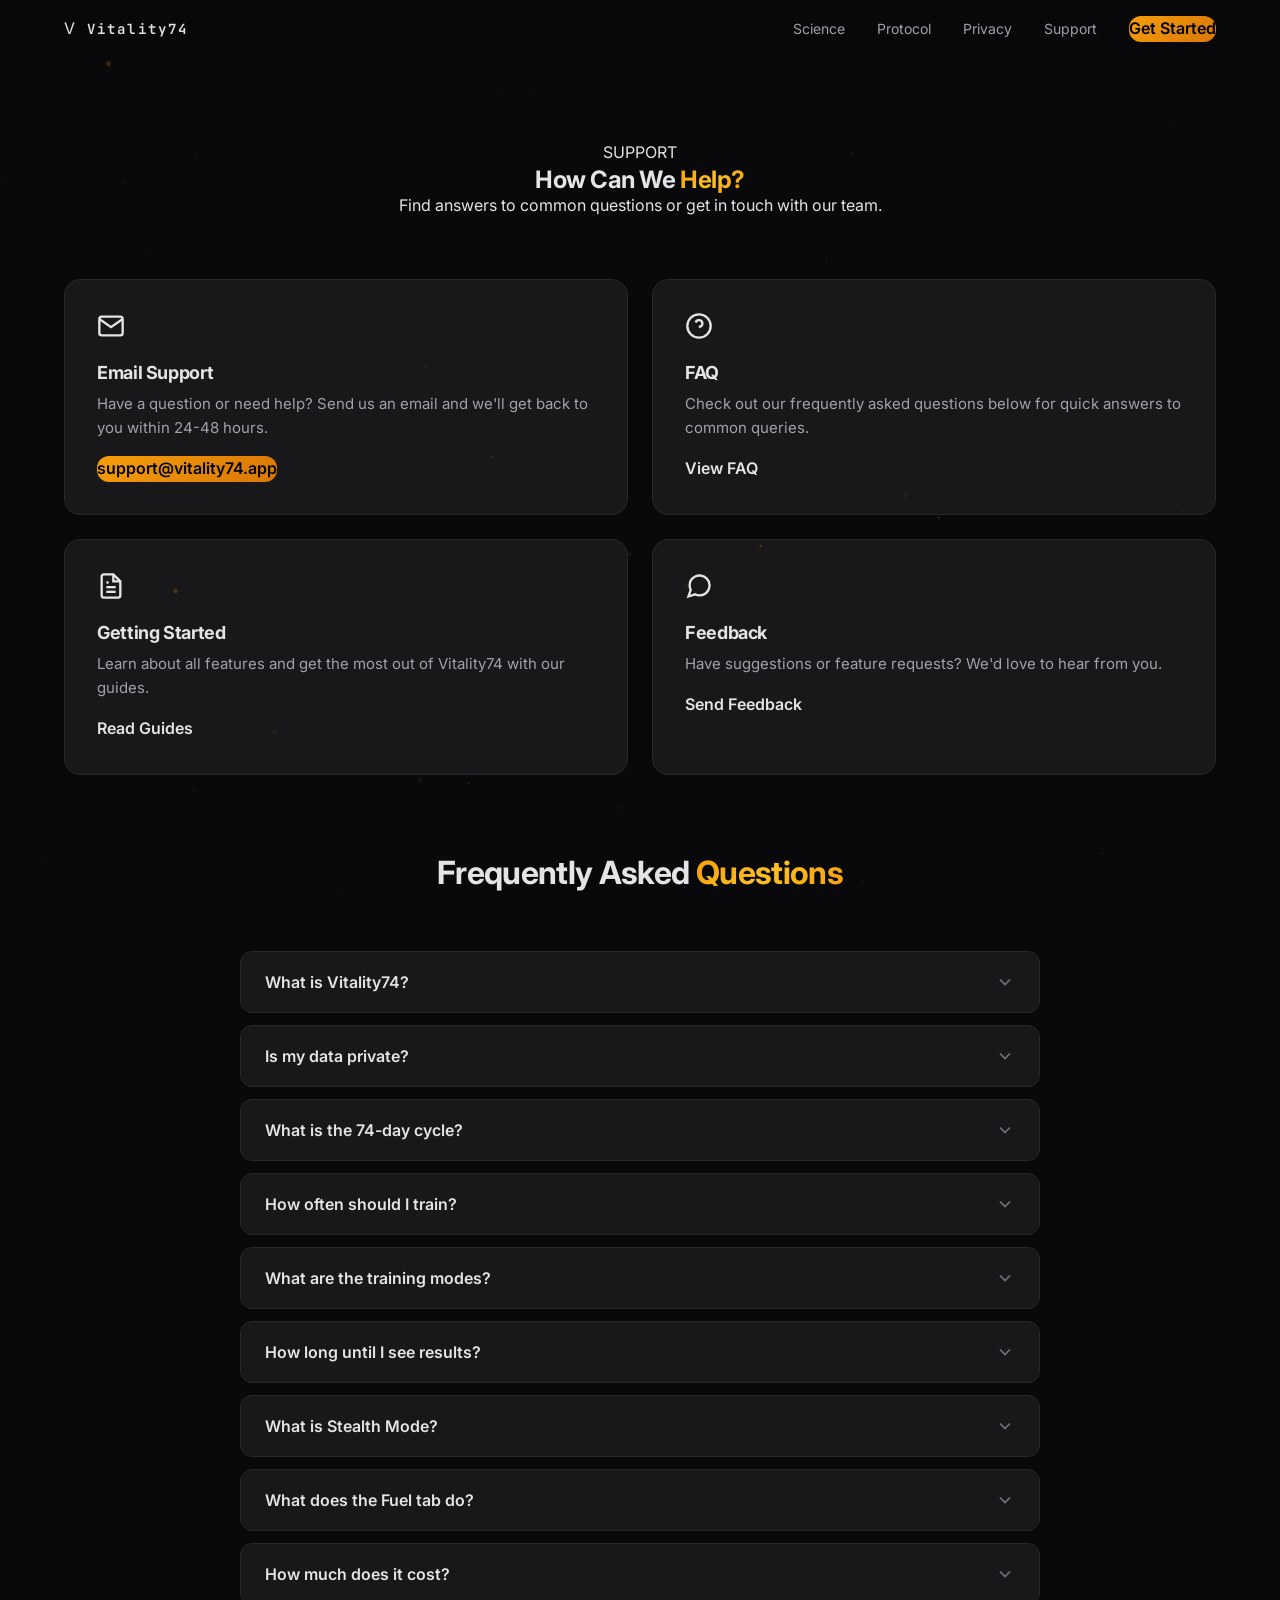
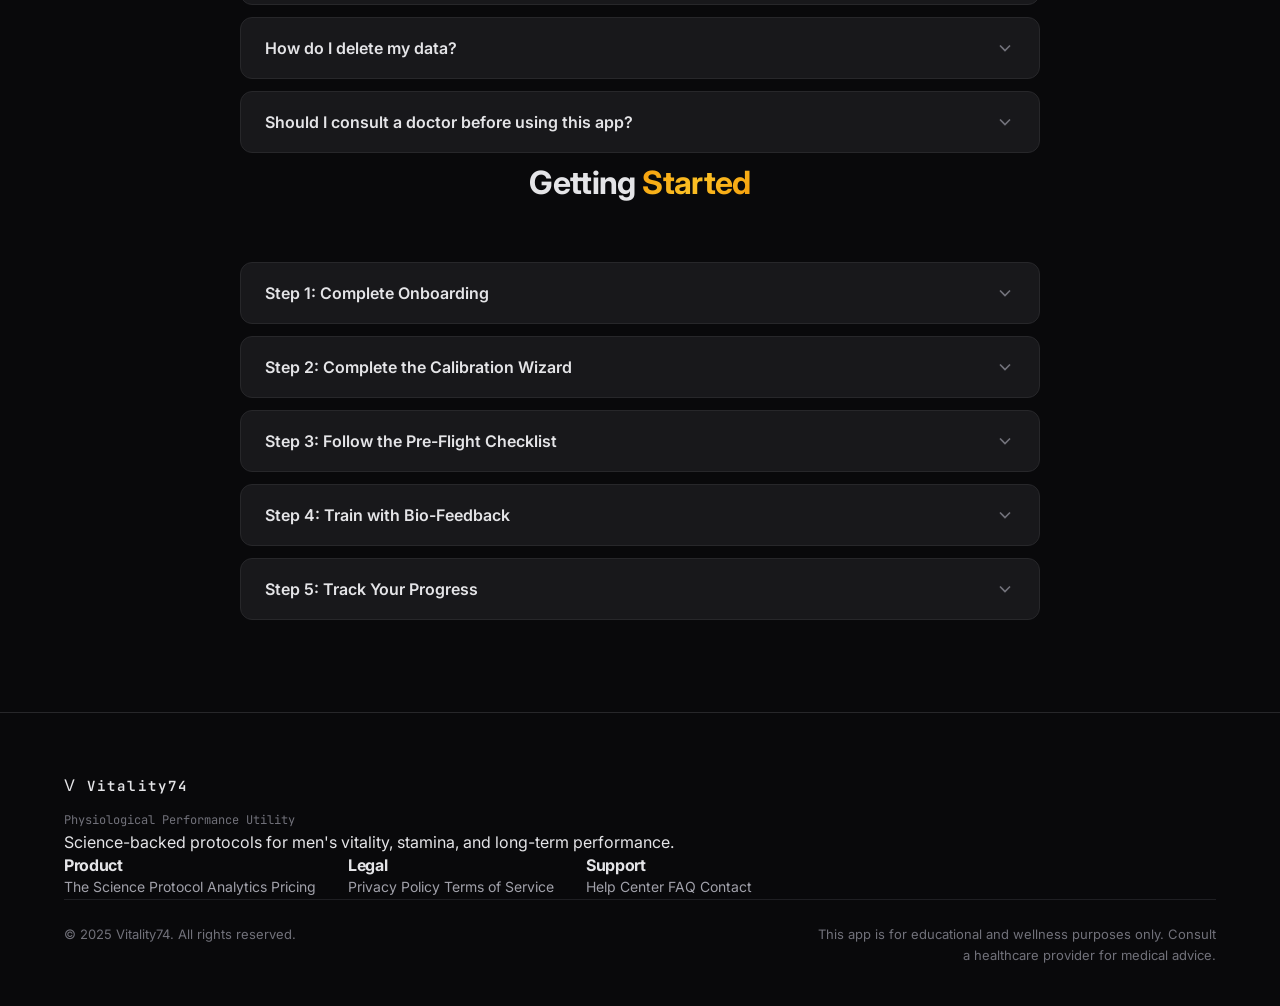
<file: support.html>
<!DOCTYPE html>
<html lang="en">
<head>
    <meta charset="UTF-8">
    <meta name="viewport" content="width=device-width, initial-scale=1.0">
    <meta name="description" content="Vitality74 Support - Get help, FAQs, and contact information.">
    <title>Support - Vitality74</title>
    <link rel="stylesheet" href="styles.css">
    <link rel="icon" type="image/png" href="assets/favicon.png">
    <link rel="preconnect" href="https://fonts.googleapis.com">
    <link rel="preconnect" href="https://fonts.gstatic.com" crossorigin>
    <link href="https://fonts.googleapis.com/css2?family=Inter:wght@400;500;600;700&family=JetBrains+Mono:wght@400;500&display=swap" rel="stylesheet">
</head>
<body>
    <!-- Navigation -->
    <nav class="navbar">
        <div class="container">
            <a href="/" class="logo">
                <span class="logo-icon">V</span>
                <span class="logo-text">Vitality<span class="logo-accent">74</span></span>
            </a>
            <div class="nav-links">
                <a href="index.html#science">Science</a>
                <a href="index.html#protocol">Protocol</a>
                <a href="index.html#privacy-security">Privacy</a>
                <a href="support.html">Support</a>
                <a href="index.html#pricing" class="btn btn-primary btn-sm btn-glow">Get Started</a>
            </div>
            <button class="mobile-menu-btn" aria-label="Menu">
                <span></span>
                <span></span>
                <span></span>
            </button>
        </div>
    </nav>

    <!-- Support Content -->
    <section class="support-page">
        <div class="container">
            <div class="section-header">
                <span class="section-label">SUPPORT</span>
                <h1>How Can We <span class="text-gradient">Help?</span></h1>
                <p class="section-subtitle">Find answers to common questions or get in touch with our team.</p>
            </div>

            <!-- Support Options -->
            <div class="support-grid">
                <div class="support-card" id="contact">
                    <div class="support-icon email">
                        <svg width="28" height="28" viewBox="0 0 24 24" fill="none" stroke="currentColor" stroke-width="2">
                            <path d="M4 4h16c1.1 0 2 .9 2 2v12c0 1.1-.9 2-2 2H4c-1.1 0-2-.9-2-2V6c0-1.1.9-2 2-2z"/>
                            <polyline points="22,6 12,13 2,6"/>
                        </svg>
                    </div>
                    <h3>Email Support</h3>
                    <p>Have a question or need help? Send us an email and we'll get back to you within 24-48 hours.</p>
                    <a href="mailto:support@vitality74.app" class="btn btn-primary btn-sm btn-glow">
                        support@vitality74.app
                    </a>
                </div>

                <div class="support-card">
                    <div class="support-icon faq">
                        <svg width="28" height="28" viewBox="0 0 24 24" fill="none" stroke="currentColor" stroke-width="2">
                            <circle cx="12" cy="12" r="10"/>
                            <path d="M9.09 9a3 3 0 0 1 5.83 1c0 2-3 3-3 3"/>
                            <line x1="12" y1="17" x2="12.01" y2="17"/>
                        </svg>
                    </div>
                    <h3>FAQ</h3>
                    <p>Check out our frequently asked questions below for quick answers to common queries.</p>
                    <a href="#faq" class="btn btn-secondary btn-sm">View FAQ</a>
                </div>

                <div class="support-card">
                    <div class="support-icon docs">
                        <svg width="28" height="28" viewBox="0 0 24 24" fill="none" stroke="currentColor" stroke-width="2">
                            <path d="M14 2H6a2 2 0 0 0-2 2v16a2 2 0 0 0 2 2h12a2 2 0 0 0 2-2V8z"/>
                            <polyline points="14,2 14,8 20,8"/>
                            <line x1="16" y1="13" x2="8" y2="13"/>
                            <line x1="16" y1="17" x2="8" y2="17"/>
                            <polyline points="10,9 9,9 8,9"/>
                        </svg>
                    </div>
                    <h3>Getting Started</h3>
                    <p>Learn about all features and get the most out of Vitality74 with our guides.</p>
                    <a href="#getting-started" class="btn btn-secondary btn-sm">Read Guides</a>
                </div>

                <div class="support-card">
                    <div class="support-icon feedback">
                        <svg width="28" height="28" viewBox="0 0 24 24" fill="none" stroke="currentColor" stroke-width="2">
                            <path d="M21 11.5a8.38 8.38 0 0 1-.9 3.8 8.5 8.5 0 0 1-7.6 4.7 8.38 8.38 0 0 1-3.8-.9L3 21l1.9-5.7a8.38 8.38 0 0 1-.9-3.8 8.5 8.5 0 0 1 4.7-7.6 8.38 8.38 0 0 1 3.8-.9h.5a8.48 8.48 0 0 1 8 8v.5z"/>
                        </svg>
                    </div>
                    <h3>Feedback</h3>
                    <p>Have suggestions or feature requests? We'd love to hear from you.</p>
                    <a href="mailto:feedback@vitality74.app" class="btn btn-secondary btn-sm">Send Feedback</a>
                </div>
            </div>

            <!-- FAQ Section -->
            <div class="faq-section" id="faq">
                <div class="section-header">
                    <h2>Frequently Asked <span class="text-gradient">Questions</span></h2>
                </div>

                <div class="faq-list">
                    <div class="faq-item">
                        <button class="faq-question">
                            What is Vitality74?
                            <svg width="20" height="20" viewBox="0 0 24 24" fill="none" stroke="currentColor" stroke-width="2">
                                <polyline points="6,9 12,15 18,9"/>
                            </svg>
                        </button>
                        <div class="faq-answer">
                            <p>Vitality74 is a physiological performance utility designed for men who want to optimize their stamina and pelvic floor strength. Built around the scientifically-backed 74-day spermatogenesis cycle, it provides structured training protocols, nutrition guidance, and bio-analytics to help you achieve measurable results.</p>
                        </div>
                    </div>

                    <div class="faq-item">
                        <button class="faq-question">
                            Is my data private?
                            <svg width="20" height="20" viewBox="0 0 24 24" fill="none" stroke="currentColor" stroke-width="2">
                                <polyline points="6,9 12,15 18,9"/>
                            </svg>
                        </button>
                        <div class="faq-answer">
                            <p>Yes, absolutely. Vitality74 uses a Zero-Trust Architecture - all your personal health and training data is stored locally on your device. We do not upload, transmit, or have access to your personal data. No account required, no cloud storage. Your journey remains completely private. See our <a href="privacy.html">Privacy Policy</a> for more details.</p>
                        </div>
                    </div>

                    <div class="faq-item">
                        <button class="faq-question">
                            What is the 74-day cycle?
                            <svg width="20" height="20" viewBox="0 0 24 24" fill="none" stroke="currentColor" stroke-width="2">
                                <polyline points="6,9 12,15 18,9"/>
                            </svg>
                        </button>
                        <div class="faq-answer">
                            <p>The 74-day cycle refers to the complete spermatogenesis cycle - the time it takes for new sperm cells to fully develop. This biological timeline is the foundation of our training protocols. The app tracks your progress through three phases: Adaptation (Days 1-21), Development (Days 22-50), and Optimization (Days 51-74), each with specific training and nutrition targets.</p>
                        </div>
                    </div>

                    <div class="faq-item">
                        <button class="faq-question">
                            How often should I train?
                            <svg width="20" height="20" viewBox="0 0 24 24" fill="none" stroke="currentColor" stroke-width="2">
                                <polyline points="6,9 12,15 18,9"/>
                            </svg>
                        </button>
                        <div class="faq-answer">
                            <p>For optimal results, we recommend 2-3 training sessions per day, each lasting about 5-10 minutes. The app provides personalized recommendations based on your current phase and progress. Consistency is more important than intensity - daily practice builds the neuromuscular connections needed for real improvement.</p>
                        </div>
                    </div>

                    <div class="faq-item">
                        <button class="faq-question">
                            What are the training modes?
                            <svg width="20" height="20" viewBox="0 0 24 24" fill="none" stroke="currentColor" stroke-width="2">
                                <polyline points="6,9 12,15 18,9"/>
                            </svg>
                        </button>
                        <div class="faq-answer">
                            <p>Vitality74 offers three progressive training modes:</p>
                            <ul>
                                <li><strong>Endurance:</strong> Longer holds (10s) with moderate rest - builds sustained control</li>
                                <li><strong>Strength:</strong> Maximum contractions with longer rest - builds raw power</li>
                                <li><strong>Agility:</strong> Rapid contractions (1s) - builds quick-twitch response</li>
                            </ul>
                            <p>The app recommends which mode to focus on based on your progress and the 74-day cycle phase.</p>
                        </div>
                    </div>

                    <div class="faq-item">
                        <button class="faq-question">
                            How long until I see results?
                            <svg width="20" height="20" viewBox="0 0 24 24" fill="none" stroke="currentColor" stroke-width="2">
                                <polyline points="6,9 12,15 18,9"/>
                            </svg>
                        </button>
                        <div class="faq-answer">
                            <p>Results vary by individual, but most users report noticeable improvements within 3-4 weeks of consistent training. The 74-day program is designed to align with your body's natural regeneration cycle for lasting results. The app's bio-analytics help you track objective improvements in stamina scores, control ratings, and other metrics.</p>
                        </div>
                    </div>

                    <div class="faq-item">
                        <button class="faq-question">
                            What is Stealth Mode?
                            <svg width="20" height="20" viewBox="0 0 24 24" fill="none" stroke="currentColor" stroke-width="2">
                                <polyline points="6,9 12,15 18,9"/>
                            </svg>
                        </button>
                        <div class="faq-answer">
                            <p>Stealth Mode displays a black screen during training while using haptic feedback to guide your exercises. This allows you to train anywhere - at your desk, during meetings, or in public - without anyone knowing what you're doing. Train discreetly, anytime, anywhere.</p>
                        </div>
                    </div>

                    <div class="faq-item">
                        <button class="faq-question">
                            What does the Fuel tab do?
                            <svg width="20" height="20" viewBox="0 0 24 24" fill="none" stroke="currentColor" stroke-width="2">
                                <polyline points="6,9 12,15 18,9"/>
                            </svg>
                        </button>
                        <div class="faq-answer">
                            <p>The Fuel tab provides nutrition protocols specifically designed to support your training. Track intake of key nutrients like Citrulline (from watermelon), Zinc (from pumpkin seeds), and Potassium (from bananas) that support blood flow, testosterone production, and muscle function. The app shows you exactly how much you need and tracks your progress.</p>
                        </div>
                    </div>

                    <div class="faq-item">
                        <button class="faq-question">
                            How much does it cost?
                            <svg width="20" height="20" viewBox="0 0 24 24" fill="none" stroke="currentColor" stroke-width="2">
                                <polyline points="6,9 12,15 18,9"/>
                            </svg>
                        </button>
                        <div class="faq-answer">
                            <p>Vitality74 is available for a one-time purchase of <strong>$19.99 USD</strong> for lifetime access. No subscriptions, no recurring fees, no hidden costs. This includes all current features and future updates. Compare that to $5.99/month subscription apps - you save over $52 in the first year alone.</p>
                        </div>
                    </div>

                    <div class="faq-item">
                        <button class="faq-question">
                            How do I delete my data?
                            <svg width="20" height="20" viewBox="0 0 24 24" fill="none" stroke="currentColor" stroke-width="2">
                                <polyline points="6,9 12,15 18,9"/>
                            </svg>
                        </button>
                        <div class="faq-answer">
                            <p>You can delete all your data in two ways:</p>
                            <ul>
                                <li>Go to Settings within the app and tap "Clear All Data"</li>
                                <li>Simply uninstall the app from your device</li>
                            </ul>
                            <p>Since all data is stored locally on your device, uninstalling the app removes all your information completely.</p>
                        </div>
                    </div>

                    <div class="faq-item">
                        <button class="faq-question">
                            Should I consult a doctor before using this app?
                            <svg width="20" height="20" viewBox="0 0 24 24" fill="none" stroke="currentColor" stroke-width="2">
                                <polyline points="6,9 12,15 18,9"/>
                            </svg>
                        </button>
                        <div class="faq-answer">
                            <p>While Kegel exercises are generally safe for most adults, we recommend consulting a healthcare provider before starting any new exercise program, especially if you:</p>
                            <ul>
                                <li>Have any existing pelvic floor conditions</li>
                                <li>Have recently had surgery in the pelvic area</li>
                                <li>Experience pain or discomfort during exercises</li>
                                <li>Have any chronic health conditions</li>
                            </ul>
                            <p>This app is for educational and wellness purposes only and is not a substitute for medical advice.</p>
                        </div>
                    </div>
                </div>
            </div>

            <!-- Getting Started Guide -->
            <div class="faq-section" id="getting-started">
                <div class="section-header">
                    <h2>Getting <span class="text-gradient">Started</span></h2>
                </div>

                <div class="faq-list">
                    <div class="faq-item">
                        <button class="faq-question">
                            Step 1: Complete Onboarding
                            <svg width="20" height="20" viewBox="0 0 24 24" fill="none" stroke="currentColor" stroke-width="2">
                                <polyline points="6,9 12,15 18,9"/>
                            </svg>
                        </button>
                        <div class="faq-answer">
                            <p>When you first open the app, you'll be guided through a quick onboarding process. Answer questions about your age, fitness level, experience with pelvic floor exercises, and your goals. This helps us create a personalized 74-day training plan tailored to your starting point.</p>
                        </div>
                    </div>

                    <div class="faq-item">
                        <button class="faq-question">
                            Step 2: Complete the Calibration Wizard
                            <svg width="20" height="20" viewBox="0 0 24 24" fill="none" stroke="currentColor" stroke-width="2">
                                <polyline points="6,9 12,15 18,9"/>
                            </svg>
                        </button>
                        <div class="faq-answer">
                            <p>Before your first workout, complete the Calibration Wizard to learn proper technique. This 3-step process teaches you how to locate, isolate, and control your PC muscle using the "elevator" concept. Proper form is essential for results and safety.</p>
                        </div>
                    </div>

                    <div class="faq-item">
                        <button class="faq-question">
                            Step 3: Follow the Pre-Flight Checklist
                            <svg width="20" height="20" viewBox="0 0 24 24" fill="none" stroke="currentColor" stroke-width="2">
                                <polyline points="6,9 12,15 18,9"/>
                            </svg>
                        </button>
                        <div class="faq-answer">
                            <p>Before each session, the Pre-Flight Checklist reminds you to empty your bladder and reset your posture. These simple steps ensure you get the most out of each training session and can focus entirely on your workout.</p>
                        </div>
                    </div>

                    <div class="faq-item">
                        <button class="faq-question">
                            Step 4: Train with Bio-Feedback
                            <svg width="20" height="20" viewBox="0 0 24 24" fill="none" stroke="currentColor" stroke-width="2">
                                <polyline points="6,9 12,15 18,9"/>
                            </svg>
                        </button>
                        <div class="faq-answer">
                            <p>Follow along with the visual biofeedback circle and haptic cues. The breathing animation guides you through each contraction and relaxation phase. Cyan means relax, amber/orange means squeeze. Focus on isolating your PC muscle - keep your abs, thighs, and glutes relaxed.</p>
                        </div>
                    </div>

                    <div class="faq-item">
                        <button class="faq-question">
                            Step 5: Track Your Progress
                            <svg width="20" height="20" viewBox="0 0 24 24" fill="none" stroke="currentColor" stroke-width="2">
                                <polyline points="6,9 12,15 18,9"/>
                            </svg>
                        </button>
                        <div class="faq-answer">
                            <p>After each session, log your performance metrics in the Progress tab. Rate your stamina, control, and duration. Over time, you'll see your scores improve and can track your journey with detailed bio-analytics and trend visualizations.</p>
                        </div>
                    </div>
                </div>
            </div>
        </div>
    </section>

    <!-- Footer -->
    <footer class="footer">
        <div class="container">
            <div class="footer-grid">
                <div class="footer-brand">
                    <a href="/" class="logo">
                        <span class="logo-icon">V</span>
                        <span class="logo-text">Vitality<span class="logo-accent">74</span></span>
                    </a>
                    <p class="footer-tagline">Physiological Performance Utility</p>
                    <p class="footer-description">Science-backed protocols for men's vitality, stamina, and long-term performance.</p>
                </div>
                <div class="footer-links">
                    <div class="footer-column">
                        <h4>Product</h4>
                        <a href="index.html#science">The Science</a>
                        <a href="index.html#protocol">Protocol</a>
                        <a href="index.html#analytics">Analytics</a>
                        <a href="index.html#pricing">Pricing</a>
                    </div>
                    <div class="footer-column">
                        <h4>Legal</h4>
                        <a href="privacy.html">Privacy Policy</a>
                        <a href="terms.html">Terms of Service</a>
                    </div>
                    <div class="footer-column">
                        <h4>Support</h4>
                        <a href="support.html">Help Center</a>
                        <a href="support.html#faq">FAQ</a>
                        <a href="mailto:support@vitality74.app">Contact</a>
                    </div>
                </div>
            </div>
            <div class="footer-bottom">
                <p>&copy; 2025 Vitality74. All rights reserved.</p>
                <p class="footer-disclaimer">This app is for educational and wellness purposes only. Consult a healthcare provider for medical advice.</p>
            </div>
        </div>
    </footer>

    <script src="script.js"></script>
</body>
</html>
</file>
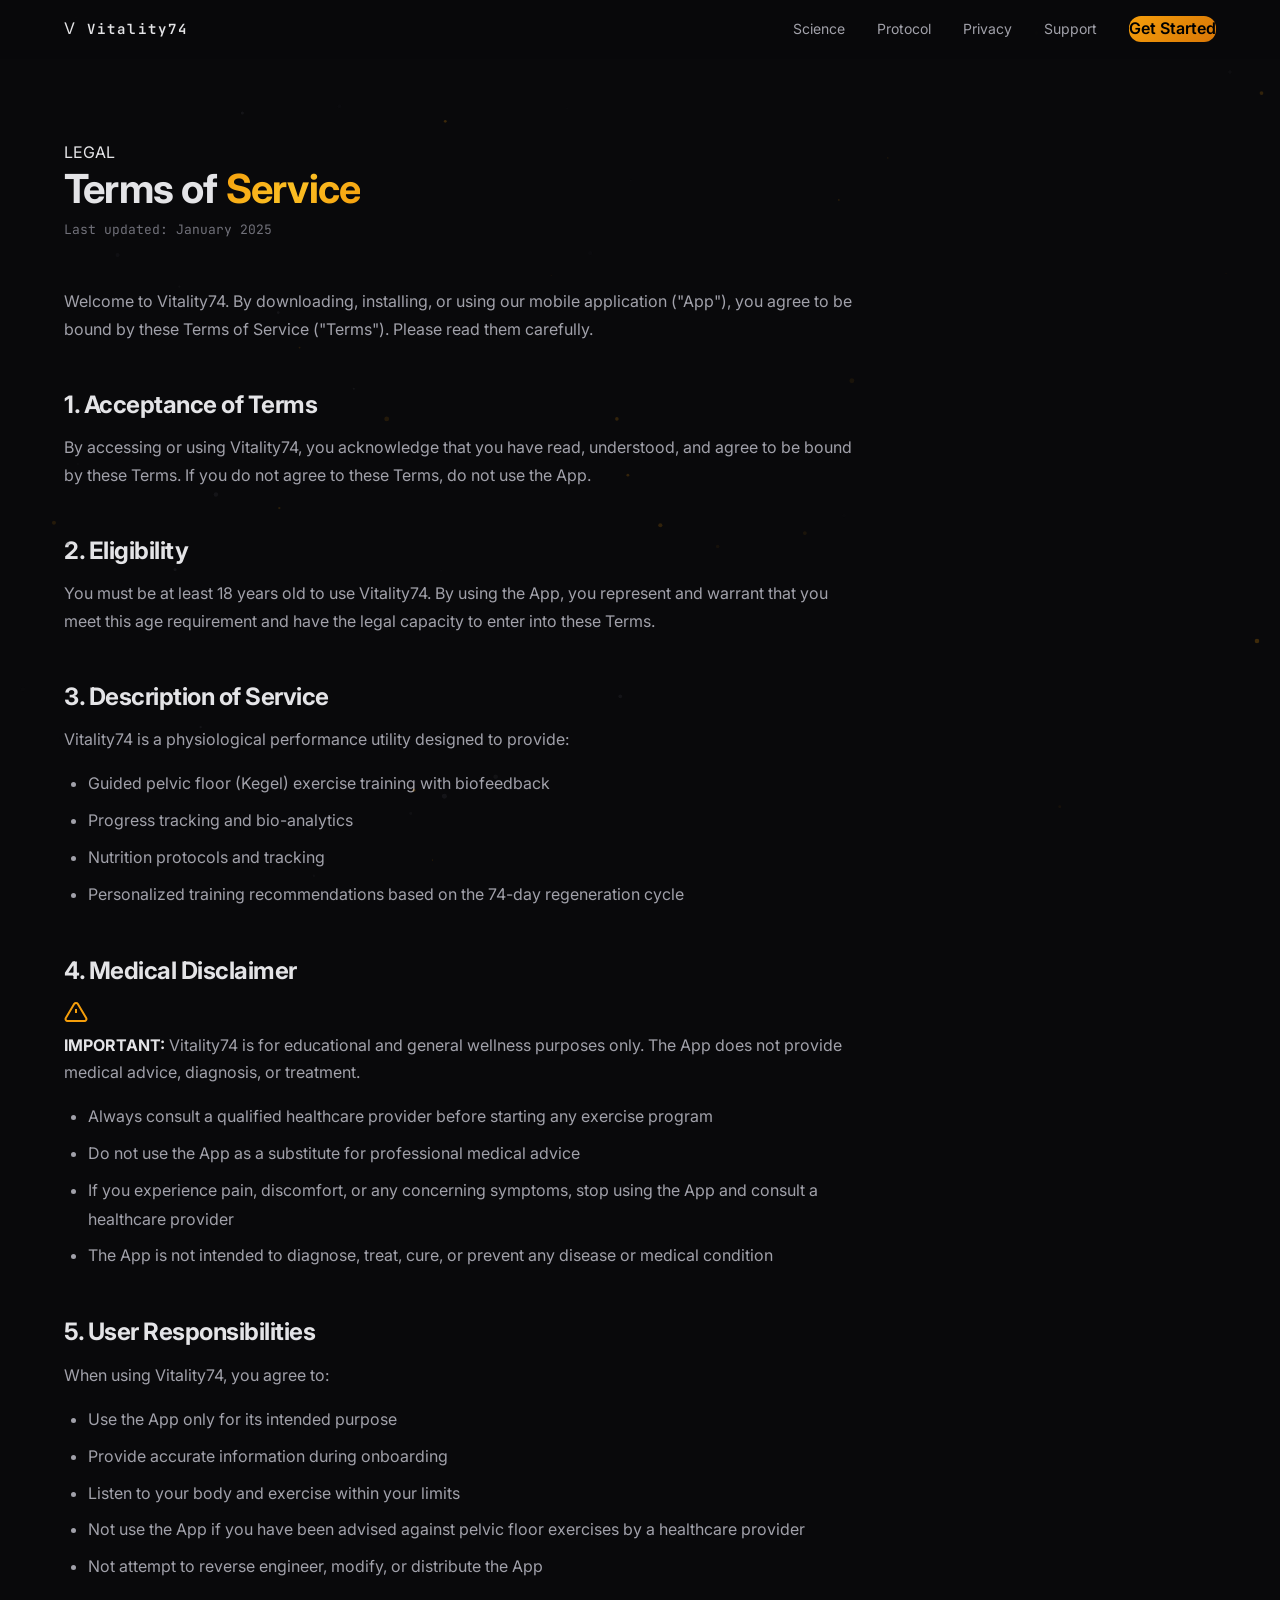
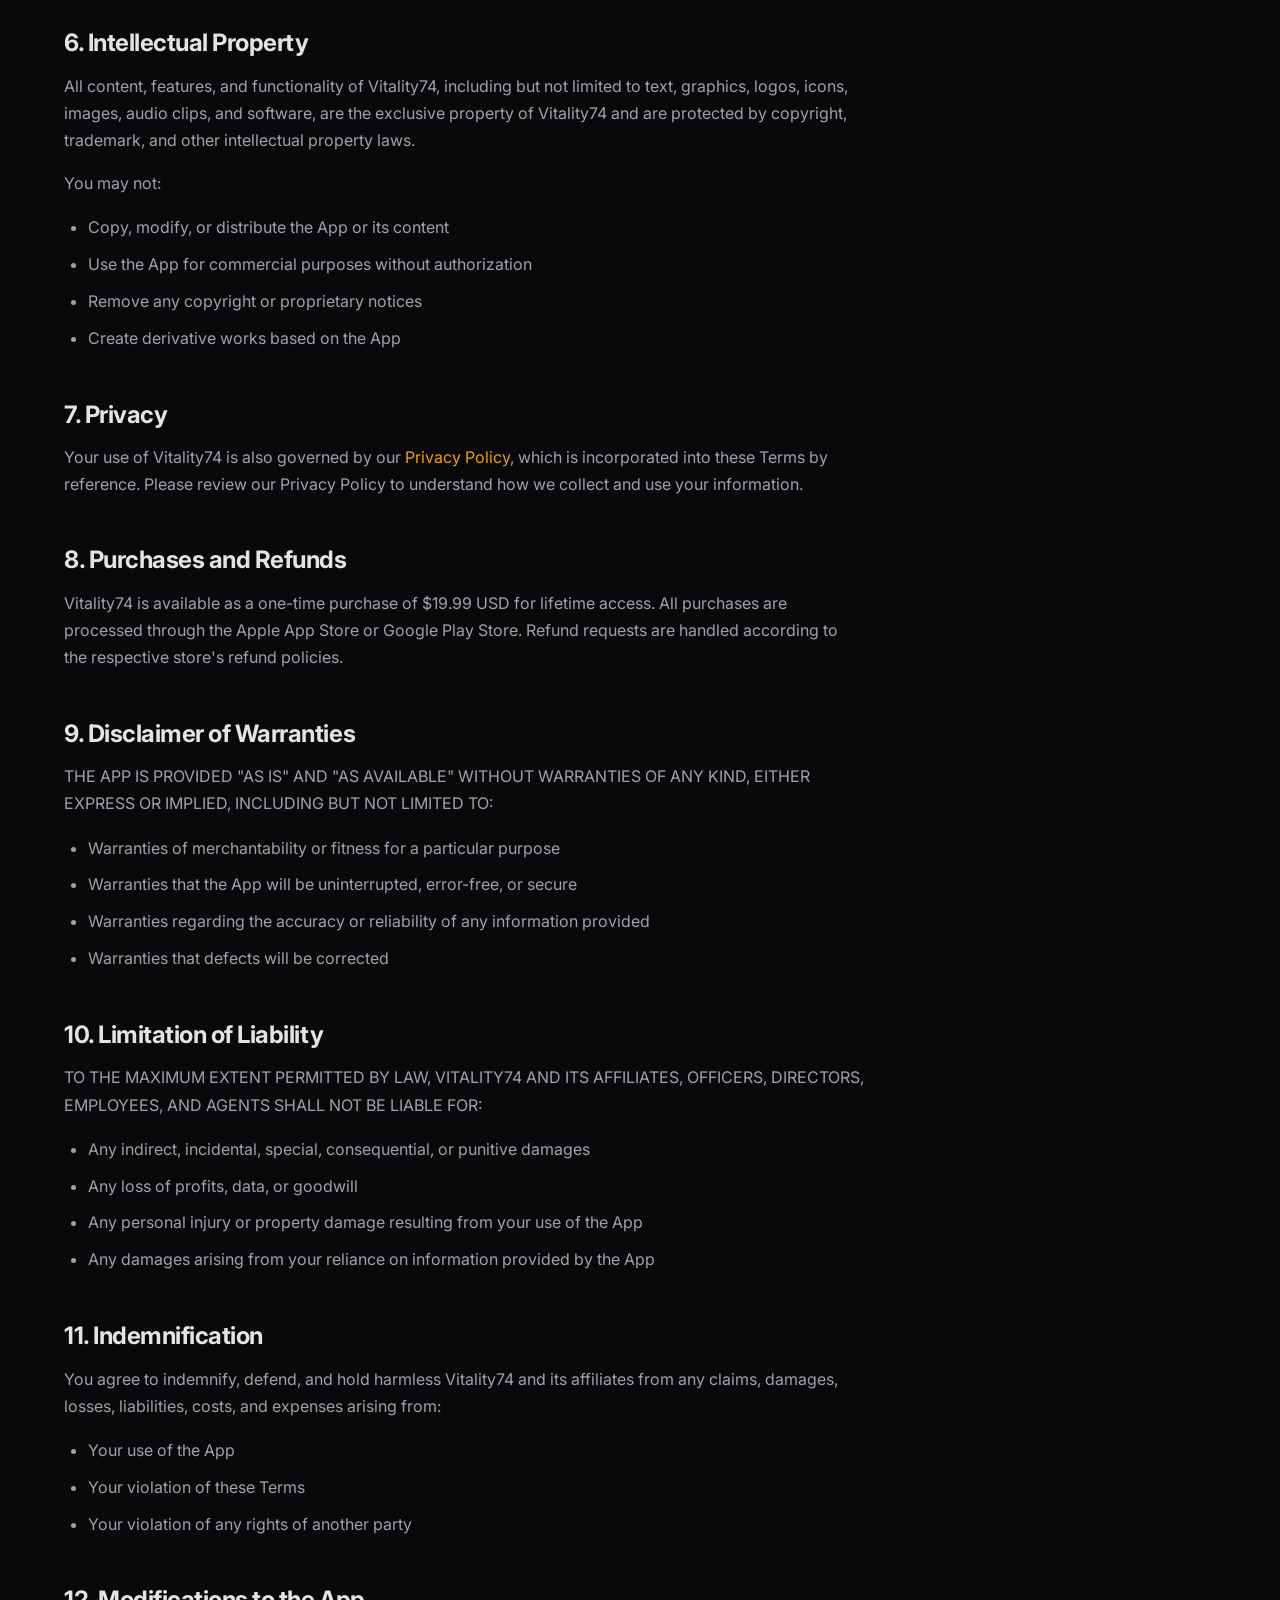
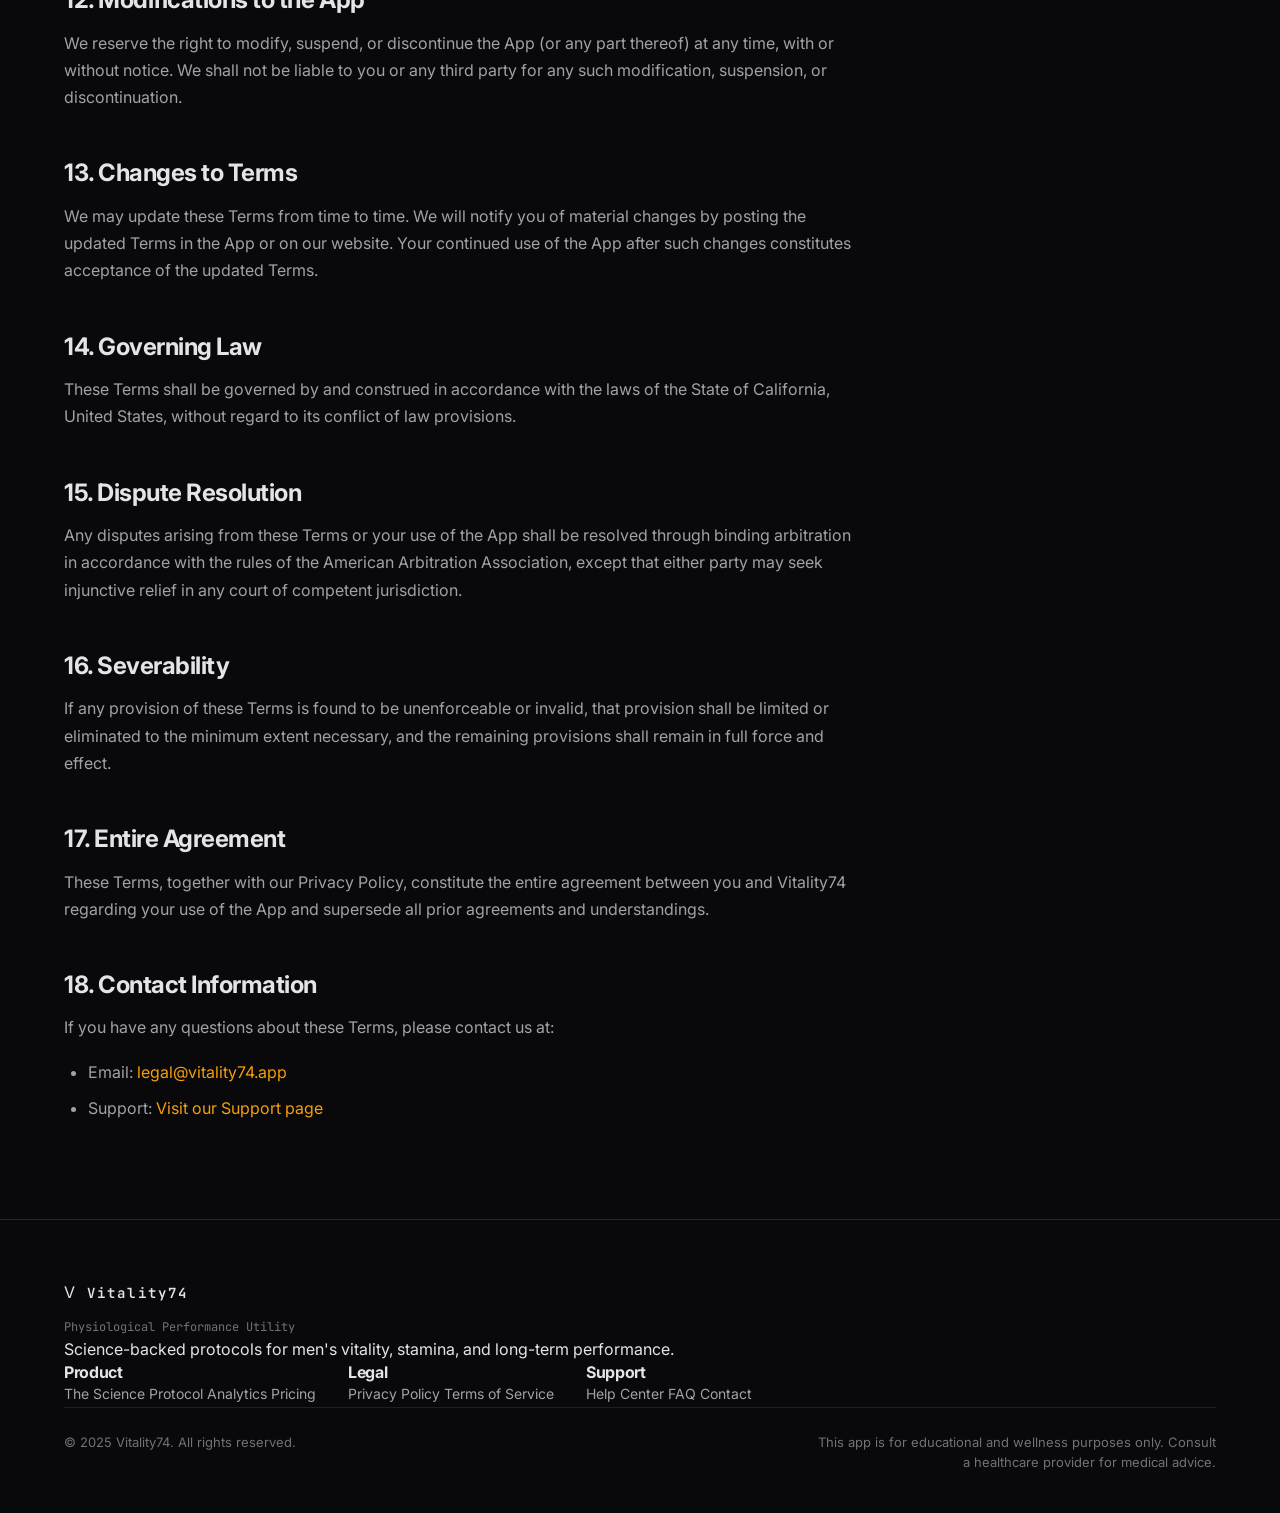
<file: terms.html>
<!DOCTYPE html>
<html lang="en">
<head>
    <meta charset="UTF-8">
    <meta name="viewport" content="width=device-width, initial-scale=1.0">
    <meta name="description" content="Vitality74 Terms of Service - Terms and conditions for using our app.">
    <title>Terms of Service - Vitality74</title>
    <link rel="stylesheet" href="styles.css">
    <link rel="icon" type="image/png" href="assets/favicon.png">
    <link rel="preconnect" href="https://fonts.googleapis.com">
    <link rel="preconnect" href="https://fonts.gstatic.com" crossorigin>
    <link href="https://fonts.googleapis.com/css2?family=Inter:wght@400;500;600;700&family=JetBrains+Mono:wght@400;500&display=swap" rel="stylesheet">
</head>
<body>
    <!-- Navigation -->
    <nav class="navbar">
        <div class="container">
            <a href="/" class="logo">
                <span class="logo-icon">V</span>
                <span class="logo-text">Vitality<span class="logo-accent">74</span></span>
            </a>
            <div class="nav-links">
                <a href="index.html#science">Science</a>
                <a href="index.html#protocol">Protocol</a>
                <a href="index.html#privacy-security">Privacy</a>
                <a href="support.html">Support</a>
                <a href="index.html#pricing" class="btn btn-primary btn-sm btn-glow">Get Started</a>
            </div>
            <button class="mobile-menu-btn" aria-label="Menu">
                <span></span>
                <span></span>
                <span></span>
            </button>
        </div>
    </nav>

    <!-- Terms of Service Content -->
    <section class="legal-page">
        <div class="container">
            <div class="legal-header">
                <span class="section-label">LEGAL</span>
                <h1>Terms of <span class="text-gradient">Service</span></h1>
                <p class="legal-date">Last updated: January 2025</p>
            </div>

            <div class="legal-content">
                <p>
                    Welcome to Vitality74. By downloading, installing, or using our mobile application
                    ("App"), you agree to be bound by these Terms of Service ("Terms"). Please read
                    them carefully.
                </p>

                <h2>1. Acceptance of Terms</h2>
                <p>
                    By accessing or using Vitality74, you acknowledge that you have read, understood,
                    and agree to be bound by these Terms. If you do not agree to these Terms, do not
                    use the App.
                </p>

                <h2>2. Eligibility</h2>
                <p>
                    You must be at least 18 years old to use Vitality74. By using the App, you
                    represent and warrant that you meet this age requirement and have the legal
                    capacity to enter into these Terms.
                </p>

                <h2>3. Description of Service</h2>
                <p>
                    Vitality74 is a physiological performance utility designed to provide:
                </p>
                <ul>
                    <li>Guided pelvic floor (Kegel) exercise training with biofeedback</li>
                    <li>Progress tracking and bio-analytics</li>
                    <li>Nutrition protocols and tracking</li>
                    <li>Personalized training recommendations based on the 74-day regeneration cycle</li>
                </ul>

                <h2>4. Medical Disclaimer</h2>
                <div class="legal-highlight warning">
                    <div class="highlight-icon">
                        <svg width="24" height="24" viewBox="0 0 24 24" fill="none" stroke="#F59E0B" stroke-width="2">
                            <path d="M10.29 3.86L1.82 18a2 2 0 0 0 1.71 3h16.94a2 2 0 0 0 1.71-3L13.71 3.86a2 2 0 0 0-3.42 0z"/>
                            <line x1="12" y1="9" x2="12" y2="13"/>
                            <line x1="12" y1="17" x2="12.01" y2="17"/>
                        </svg>
                    </div>
                    <p>
                        <strong>IMPORTANT:</strong> Vitality74 is for educational and general wellness
                        purposes only. The App does not provide medical advice, diagnosis, or treatment.
                    </p>
                </div>
                <ul>
                    <li>Always consult a qualified healthcare provider before starting any exercise program</li>
                    <li>Do not use the App as a substitute for professional medical advice</li>
                    <li>If you experience pain, discomfort, or any concerning symptoms, stop using the App and consult a healthcare provider</li>
                    <li>The App is not intended to diagnose, treat, cure, or prevent any disease or medical condition</li>
                </ul>

                <h2>5. User Responsibilities</h2>
                <p>When using Vitality74, you agree to:</p>
                <ul>
                    <li>Use the App only for its intended purpose</li>
                    <li>Provide accurate information during onboarding</li>
                    <li>Listen to your body and exercise within your limits</li>
                    <li>Not use the App if you have been advised against pelvic floor exercises by a healthcare provider</li>
                    <li>Not attempt to reverse engineer, modify, or distribute the App</li>
                </ul>

                <h2>6. Intellectual Property</h2>
                <p>
                    All content, features, and functionality of Vitality74, including but not limited
                    to text, graphics, logos, icons, images, audio clips, and software, are the
                    exclusive property of Vitality74 and are protected by copyright, trademark, and
                    other intellectual property laws.
                </p>
                <p>You may not:</p>
                <ul>
                    <li>Copy, modify, or distribute the App or its content</li>
                    <li>Use the App for commercial purposes without authorization</li>
                    <li>Remove any copyright or proprietary notices</li>
                    <li>Create derivative works based on the App</li>
                </ul>

                <h2>7. Privacy</h2>
                <p>
                    Your use of Vitality74 is also governed by our <a href="privacy.html">Privacy Policy</a>,
                    which is incorporated into these Terms by reference. Please review our Privacy
                    Policy to understand how we collect and use your information.
                </p>

                <h2>8. Purchases and Refunds</h2>
                <p>
                    Vitality74 is available as a one-time purchase of $19.99 USD for lifetime access.
                    All purchases are processed through the Apple App Store or Google Play Store.
                    Refund requests are handled according to the respective store's refund policies.
                </p>

                <h2>9. Disclaimer of Warranties</h2>
                <p>
                    THE APP IS PROVIDED "AS IS" AND "AS AVAILABLE" WITHOUT WARRANTIES OF ANY KIND,
                    EITHER EXPRESS OR IMPLIED, INCLUDING BUT NOT LIMITED TO:
                </p>
                <ul>
                    <li>Warranties of merchantability or fitness for a particular purpose</li>
                    <li>Warranties that the App will be uninterrupted, error-free, or secure</li>
                    <li>Warranties regarding the accuracy or reliability of any information provided</li>
                    <li>Warranties that defects will be corrected</li>
                </ul>

                <h2>10. Limitation of Liability</h2>
                <p>
                    TO THE MAXIMUM EXTENT PERMITTED BY LAW, VITALITY74 AND ITS AFFILIATES, OFFICERS,
                    DIRECTORS, EMPLOYEES, AND AGENTS SHALL NOT BE LIABLE FOR:
                </p>
                <ul>
                    <li>Any indirect, incidental, special, consequential, or punitive damages</li>
                    <li>Any loss of profits, data, or goodwill</li>
                    <li>Any personal injury or property damage resulting from your use of the App</li>
                    <li>Any damages arising from your reliance on information provided by the App</li>
                </ul>

                <h2>11. Indemnification</h2>
                <p>
                    You agree to indemnify, defend, and hold harmless Vitality74 and its affiliates
                    from any claims, damages, losses, liabilities, costs, and expenses arising from:
                </p>
                <ul>
                    <li>Your use of the App</li>
                    <li>Your violation of these Terms</li>
                    <li>Your violation of any rights of another party</li>
                </ul>

                <h2>12. Modifications to the App</h2>
                <p>
                    We reserve the right to modify, suspend, or discontinue the App (or any part
                    thereof) at any time, with or without notice. We shall not be liable to you or
                    any third party for any such modification, suspension, or discontinuation.
                </p>

                <h2>13. Changes to Terms</h2>
                <p>
                    We may update these Terms from time to time. We will notify you of material
                    changes by posting the updated Terms in the App or on our website. Your continued
                    use of the App after such changes constitutes acceptance of the updated Terms.
                </p>

                <h2>14. Governing Law</h2>
                <p>
                    These Terms shall be governed by and construed in accordance with the laws of
                    the State of California, United States, without regard to its conflict of law
                    provisions.
                </p>

                <h2>15. Dispute Resolution</h2>
                <p>
                    Any disputes arising from these Terms or your use of the App shall be resolved
                    through binding arbitration in accordance with the rules of the American
                    Arbitration Association, except that either party may seek injunctive relief
                    in any court of competent jurisdiction.
                </p>

                <h2>16. Severability</h2>
                <p>
                    If any provision of these Terms is found to be unenforceable or invalid, that
                    provision shall be limited or eliminated to the minimum extent necessary, and
                    the remaining provisions shall remain in full force and effect.
                </p>

                <h2>17. Entire Agreement</h2>
                <p>
                    These Terms, together with our Privacy Policy, constitute the entire agreement
                    between you and Vitality74 regarding your use of the App and supersede all
                    prior agreements and understandings.
                </p>

                <h2>18. Contact Information</h2>
                <p>
                    If you have any questions about these Terms, please contact us at:
                </p>
                <ul>
                    <li>Email: <a href="mailto:legal@vitality74.app">legal@vitality74.app</a></li>
                    <li>Support: <a href="support.html">Visit our Support page</a></li>
                </ul>
            </div>
        </div>
    </section>

    <!-- Footer -->
    <footer class="footer">
        <div class="container">
            <div class="footer-grid">
                <div class="footer-brand">
                    <a href="/" class="logo">
                        <span class="logo-icon">V</span>
                        <span class="logo-text">Vitality<span class="logo-accent">74</span></span>
                    </a>
                    <p class="footer-tagline">Physiological Performance Utility</p>
                    <p class="footer-description">Science-backed protocols for men's vitality, stamina, and long-term performance.</p>
                </div>
                <div class="footer-links">
                    <div class="footer-column">
                        <h4>Product</h4>
                        <a href="index.html#science">The Science</a>
                        <a href="index.html#protocol">Protocol</a>
                        <a href="index.html#analytics">Analytics</a>
                        <a href="index.html#pricing">Pricing</a>
                    </div>
                    <div class="footer-column">
                        <h4>Legal</h4>
                        <a href="privacy.html">Privacy Policy</a>
                        <a href="terms.html">Terms of Service</a>
                    </div>
                    <div class="footer-column">
                        <h4>Support</h4>
                        <a href="support.html">Help Center</a>
                        <a href="support.html#faq">FAQ</a>
                        <a href="mailto:support@vitality74.app">Contact</a>
                    </div>
                </div>
            </div>
            <div class="footer-bottom">
                <p>&copy; 2025 Vitality74. All rights reserved.</p>
                <p class="footer-disclaimer">This app is for educational and wellness purposes only. Consult a healthcare provider for medical advice.</p>
            </div>
        </div>
    </footer>

    <script src="script.js"></script>
</body>
</html>
</file>
<file: styles.css>
/* ========================================
   Vitality 74 - Stealth Luxury Theme
   ======================================== */

/* CSS Variables */
:root {
    /* Core Colors - Deep Dark */
    --bg-deepest: #000000;
    --bg-primary: #09090B;
    --bg-secondary: #0F0F11;
    --bg-elevated: #18181B;
    --bg-card: #1C1C1F;
    --stroke: #27272A;
    --stroke-subtle: #1F1F23;

    /* Accent Colors */
    --accent-primary: #F59E0B;
    --accent-primary-dim: rgba(245, 158, 11, 0.15);
    --accent-primary-glow: rgba(245, 158, 11, 0.4);
    --accent-secondary: #06B6D4;
    --accent-secondary-dim: rgba(6, 182, 212, 0.15);
    --accent-green: #22C55E;
    --accent-red: #EF4444;

    /* Text Colors */
    --text-primary: #E4E4E7;
    --text-secondary: #A1A1AA;
    --text-muted: #71717A;
    --text-subtle: #52525B;

    /* Gradients */
    --gradient-primary: linear-gradient(135deg, #F59E0B, #D97706);
    --gradient-gold: linear-gradient(135deg, #F59E0B 0%, #FBBF24 50%, #F59E0B 100%);
    --gradient-glow: radial-gradient(circle, rgba(245, 158, 11, 0.12) 0%, transparent 70%);
    --gradient-hero: radial-gradient(ellipse at 50% 0%, rgba(245, 158, 11, 0.08) 0%, transparent 50%);

    /* Typography */
    --font-sans: 'Inter', -apple-system, BlinkMacSystemFont, sans-serif;
    --font-mono: 'JetBrains Mono', 'Fira Code', monospace;

    /* Spacing */
    --container-max: 1200px;
    --section-padding: 120px;

    /* Border Radius */
    --radius-sm: 8px;
    --radius-md: 12px;
    --radius-lg: 16px;
    --radius-xl: 24px;
    --radius-2xl: 32px;

    /* Transitions */
    --transition-fast: 0.15s ease;
    --transition-base: 0.3s ease;
    --transition-slow: 0.5s ease;
}

/* Reset */
*, *::before, *::after {
    margin: 0;
    padding: 0;
    box-sizing: border-box;
}

html {
    scroll-behavior: smooth;
    -webkit-font-smoothing: antialiased;
    -moz-osx-font-smoothing: grayscale;
}

body {
    font-family: var(--font-sans);
    background: var(--bg-primary);
    color: var(--text-primary);
    line-height: 1.6;
    overflow-x: hidden;
}

a {
    color: inherit;
    text-decoration: none;
}

img {
    max-width: 100%;
    height: auto;
}

/* Container */
.container {
    max-width: var(--container-max);
    margin: 0 auto;
    padding: 0 24px;
}

/* Typography */
h1, h2, h3, h4 {
    font-weight: 700;
    line-height: 1.15;
    letter-spacing: -0.02em;
}

.text-gradient {
    background: var(--gradient-gold);
    -webkit-background-clip: text;
    -webkit-text-fill-color: transparent;
    background-clip: text;
}

/* Particle Field */
.particle-field {
    position: fixed;
    top: 0;
    left: 0;
    width: 100%;
    height: 100%;
    pointer-events: none;
    z-index: 0;
    opacity: 0.4;
}

/* ========================================
   Buttons
   ======================================== */
.btn {
    display: inline-flex;
    align-items: center;
    justify-content: center;
    gap: 10px;
    font-family: var(--font-sans);
    font-weight: 600;
    border: none;
    border-radius: var(--radius-md);
    cursor: pointer;
    transition: all var(--transition-base);
    white-space: nowrap;
}

.btn-primary {
    background: var(--gradient-primary);
    color: #000;
}

.btn-primary:hover {
    transform: translateY(-2px);
}

.btn-glow:hover {
    box-shadow: 0 0 30px var(--accent-primary-glow), 0 8px 32px rgba(0, 0, 0, 0.4);
}

.btn-nav {
    padding: 10px 20px;
    font-size: 0.875rem;
}

.btn-lg {
    padding: 18px 36px;
    font-size: 1rem;
}

.btn-full {
    width: 100%;
}

/* ========================================
   Navigation
   ======================================== */
.navbar {
    position: fixed;
    top: 0;
    left: 0;
    right: 0;
    z-index: 1000;
    padding: 16px 0;
    background: rgba(9, 9, 11, 0.7);
    backdrop-filter: blur(20px);
    -webkit-backdrop-filter: blur(20px);
    border-bottom: 1px solid rgba(39, 39, 42, 0.5);
}

.navbar .container {
    display: flex;
    align-items: center;
    justify-content: space-between;
}

.logo {
    display: flex;
    align-items: center;
    gap: 12px;
}

.logo-mark {
    width: 40px;
    height: 40px;
    background: var(--gradient-primary);
    border-radius: var(--radius-sm);
    display: flex;
    align-items: center;
    justify-content: center;
}

.logo-number {
    font-family: var(--font-mono);
    font-weight: 700;
    font-size: 1rem;
    color: #000;
}

.logo-text {
    font-family: var(--font-mono);
    font-weight: 600;
    font-size: 0.875rem;
    letter-spacing: 0.15em;
    color: var(--text-primary);
}

.nav-links {
    display: flex;
    align-items: center;
    gap: 32px;
}

.nav-links a:not(.btn) {
    font-size: 0.875rem;
    color: var(--text-secondary);
    transition: color var(--transition-fast);
}

.nav-links a:not(.btn):hover {
    color: var(--text-primary);
}

.mobile-menu-btn {
    display: none;
    flex-direction: column;
    gap: 5px;
    background: none;
    border: none;
    cursor: pointer;
    padding: 8px;
}

.mobile-menu-btn span {
    width: 24px;
    height: 2px;
    background: var(--text-primary);
    border-radius: 2px;
    transition: var(--transition-base);
}

/* ========================================
   Hero Section
   ======================================== */
.hero {
    min-height: 100vh;
    display: flex;
    align-items: center;
    padding: 120px 0 80px;
    position: relative;
    overflow: hidden;
}

.hero .container {
    display: grid;
    grid-template-columns: 1fr 1fr;
    gap: 60px;
    align-items: center;
    position: relative;
    z-index: 1;
}

.hero-gradient {
    position: absolute;
    top: 0;
    left: 0;
    right: 0;
    height: 100%;
    background: var(--gradient-hero);
    pointer-events: none;
}

.hero-title {
    font-size: clamp(2.5rem, 5vw, 3.75rem);
    margin-bottom: 24px;
}

.hero-subtitle {
    font-size: 1.125rem;
    color: var(--text-secondary);
    max-width: 480px;
    margin-bottom: 40px;
    line-height: 1.7;
}

.hero-cta-sub {
    font-size: 0.8125rem;
    color: var(--text-muted);
    margin-top: 16px;
}

/* Phone Mockup */
.hero-visual {
    position: relative;
    display: flex;
    justify-content: center;
}

.phone-mockup {
    width: 280px;
    height: 580px;
    background: linear-gradient(145deg, #2A2A2E, #1A1A1E);
    border-radius: 44px;
    padding: 12px;
    position: relative;
    box-shadow:
        0 50px 100px -20px rgba(0, 0, 0, 0.7),
        inset 0 1px 0 rgba(255, 255, 255, 0.05);
    border: 1px solid rgba(255, 255, 255, 0.05);
}

.phone-notch {
    position: absolute;
    top: 20px;
    left: 50%;
    transform: translateX(-50%);
    width: 100px;
    height: 28px;
    background: #000;
    border-radius: 20px;
    z-index: 10;
}

.phone-screen {
    width: 100%;
    height: 100%;
    background: var(--bg-primary);
    border-radius: 36px;
    overflow: hidden;
}

.screen-image {
    width: 100%;
    height: 100%;
    object-fit: cover;
    object-position: top;
}

.app-mock-hero {
    padding: 60px 20px 20px;
    display: flex;
    flex-direction: column;
    align-items: center;
    height: 100%;
}

.mock-header {
    text-align: center;
    margin-bottom: 30px;
}

.mock-label {
    font-family: var(--font-mono);
    font-size: 0.625rem;
    color: var(--text-muted);
    letter-spacing: 0.15em;
    display: block;
    margin-bottom: 4px;
}

.mock-status {
    font-family: var(--font-mono);
    font-size: 0.5rem;
    color: var(--accent-green);
    letter-spacing: 0.2em;
    background: rgba(34, 197, 94, 0.1);
    padding: 4px 10px;
    border-radius: 100px;
}

.mock-ring {
    position: relative;
    width: 140px;
    height: 140px;
    margin-bottom: 24px;
}

.mock-ring svg {
    width: 100%;
    height: 100%;
    transform: rotate(-90deg);
}

.ring-bg {
    fill: none;
    stroke: var(--stroke);
    stroke-width: 8;
}

.ring-progress {
    fill: none;
    stroke: url(#ringGradient);
    stroke: var(--accent-primary);
    stroke-width: 8;
    stroke-linecap: round;
    stroke-dasharray: 339.292;
    stroke-dashoffset: 0;
    animation: ringPulse 3s ease-in-out infinite;
}

@keyframes ringPulse {
    0%, 100% { opacity: 1; }
    50% { opacity: 0.7; }
}

.ring-content {
    position: absolute;
    top: 50%;
    left: 50%;
    transform: translate(-50%, -50%);
    text-align: center;
}

.ring-percent {
    font-family: var(--font-mono);
    font-size: 1.75rem;
    font-weight: 700;
    color: var(--text-primary);
    display: block;
}

.ring-label {
    font-family: var(--font-mono);
    font-size: 0.5rem;
    color: var(--text-muted);
    letter-spacing: 0.2em;
}

.mock-status-card {
    display: flex;
    align-items: center;
    gap: 8px;
    background: var(--bg-elevated);
    border: 1px solid var(--stroke);
    border-radius: var(--radius-md);
    padding: 12px 16px;
    margin-bottom: 24px;
}

.status-indicator {
    width: 10px;
    height: 10px;
    border-radius: 50%;
}

.status-strong {
    background: var(--accent-green);
    box-shadow: 0 0 10px rgba(34, 197, 94, 0.5);
}

.status-text {
    font-size: 0.75rem;
    color: var(--text-secondary);
}

.status-text strong {
    color: var(--accent-green);
}

.mock-stats {
    display: flex;
    gap: 20px;
}

.mock-stat {
    text-align: center;
}

.mock-stat .stat-value {
    font-family: var(--font-mono);
    font-size: 1.25rem;
    font-weight: 700;
    color: var(--accent-primary);
    display: block;
}

.mock-stat .stat-label {
    font-family: var(--font-mono);
    font-size: 0.5rem;
    color: var(--text-muted);
    letter-spacing: 0.15em;
}

.hero-glow {
    position: absolute;
    width: 500px;
    height: 500px;
    background: radial-gradient(circle, rgba(245, 158, 11, 0.15) 0%, transparent 70%);
    border-radius: 50%;
    top: 50%;
    left: 50%;
    transform: translate(-50%, -50%);
    z-index: -1;
    animation: heroGlow 4s ease-in-out infinite;
}

@keyframes heroGlow {
    0%, 100% { opacity: 0.5; transform: translate(-50%, -50%) scale(1); }
    50% { opacity: 0.8; transform: translate(-50%, -50%) scale(1.1); }
}

/* ========================================
   Section Styles
   ======================================== */
.section {
    padding: var(--section-padding) 0;
    position: relative;
}

.section-header {
    text-align: center;
    max-width: 700px;
    margin: 0 auto 60px;
}

.section-kicker {
    font-family: var(--font-mono);
    font-size: 0.75rem;
    font-weight: 500;
    letter-spacing: 0.2em;
    color: var(--accent-primary);
    margin-bottom: 16px;
    display: block;
}

.section-title {
    font-size: clamp(2rem, 4vw, 3rem);
    margin-bottom: 20px;
}

.section-desc {
    font-size: 1.0625rem;
    color: var(--text-secondary);
    line-height: 1.7;
}

.section-desc strong {
    color: var(--accent-primary);
}

/* ========================================
   Science Section - Cycle Visual
   ======================================== */
.section-science {
    background: var(--bg-secondary);
}

.cycle-visual {
    max-width: 900px;
    margin: 0 auto;
    padding: 40px 0;
}

.cycle-track {
    position: relative;
    height: 4px;
    background: var(--stroke);
    border-radius: 2px;
}

.cycle-progress {
    position: absolute;
    top: 0;
    left: 0;
    height: 100%;
    width: 100%;
    background: var(--gradient-primary);
    border-radius: 2px;
    animation: cycleGrow 2s ease-out forwards;
    transform-origin: left;
}

@keyframes cycleGrow {
    from { transform: scaleX(0); }
    to { transform: scaleX(1); }
}

.cycle-markers {
    display: flex;
    justify-content: space-between;
    position: absolute;
    top: 50%;
    left: 0;
    right: 0;
    transform: translateY(-50%);
}

.marker {
    display: flex;
    flex-direction: column;
    align-items: center;
    position: relative;
}

.marker-dot {
    width: 16px;
    height: 16px;
    background: var(--bg-primary);
    border: 3px solid var(--stroke);
    border-radius: 50%;
    transition: all var(--transition-base);
}

.marker.active .marker-dot {
    border-color: var(--accent-primary);
    background: var(--accent-primary);
    box-shadow: 0 0 20px var(--accent-primary-glow);
}

.marker-label {
    font-family: var(--font-mono);
    font-size: 0.75rem;
    font-weight: 600;
    color: var(--text-primary);
    margin-top: 16px;
}

.marker.active .marker-label {
    color: var(--accent-primary);
}

.marker-text {
    font-size: 0.75rem;
    color: var(--text-muted);
    margin-top: 4px;
}

/* ========================================
   Protocol Section
   ======================================== */
.protocol-block {
    display: grid;
    grid-template-columns: 1fr 1fr;
    gap: 80px;
    align-items: center;
    margin-bottom: 100px;
}

.protocol-block:last-child {
    margin-bottom: 0;
}

.protocol-block-reverse {
    direction: rtl;
}

.protocol-block-reverse > * {
    direction: ltr;
}

.protocol-number {
    font-family: var(--font-mono);
    font-size: 4rem;
    font-weight: 700;
    background: linear-gradient(180deg, var(--text-subtle), transparent);
    -webkit-background-clip: text;
    -webkit-text-fill-color: transparent;
    background-clip: text;
    line-height: 1;
    margin-bottom: 16px;
}

.protocol-title {
    font-size: 1.75rem;
    margin-bottom: 16px;
}

.protocol-desc {
    color: var(--text-secondary);
    margin-bottom: 24px;
    line-height: 1.7;
}

.protocol-features {
    list-style: none;
}

.protocol-features li {
    display: flex;
    align-items: center;
    gap: 12px;
    color: var(--text-secondary);
    margin-bottom: 12px;
}

.protocol-features svg {
    color: var(--accent-primary);
    flex-shrink: 0;
}

/* Phone Mockup Small */
.phone-mockup-sm {
    width: 240px;
    height: 500px;
}

.app-mock-fuel,
.app-mock-gym {
    padding: 50px 16px 16px;
    height: 100%;
    display: flex;
    flex-direction: column;
}

.mock-header-sm {
    text-align: center;
    margin-bottom: 20px;
}

/* Fuel Mock */
.fuel-cards {
    display: flex;
    flex-direction: column;
    gap: 10px;
    margin-bottom: 20px;
}

.fuel-card {
    display: flex;
    align-items: center;
    gap: 12px;
    background: var(--bg-elevated);
    border: 1px solid var(--stroke);
    border-radius: var(--radius-md);
    padding: 12px;
}

.fuel-icon {
    width: 36px;
    height: 36px;
    border-radius: var(--radius-sm);
    display: flex;
    align-items: center;
    justify-content: center;
    flex-shrink: 0;
}

.fuel-icon-red {
    background: rgba(239, 68, 68, 0.15);
    color: #EF4444;
}

.fuel-icon-amber {
    background: rgba(245, 158, 11, 0.15);
    color: #F59E0B;
}

.fuel-icon-yellow {
    background: rgba(234, 179, 8, 0.15);
    color: #EAB308;
}

.fuel-name {
    font-size: 0.8125rem;
    font-weight: 600;
    color: var(--text-primary);
    display: block;
}

.fuel-nutrient {
    font-family: var(--font-mono);
    font-size: 0.625rem;
    color: var(--text-muted);
}

.fuel-progress {
    margin-top: auto;
}

.fuel-progress-label {
    font-family: var(--font-mono);
    font-size: 0.625rem;
    color: var(--text-muted);
    display: block;
    margin-bottom: 8px;
}

.fuel-progress-bar {
    height: 6px;
    background: var(--stroke);
    border-radius: 3px;
    overflow: hidden;
    margin-bottom: 8px;
}

.fuel-progress-fill {
    height: 100%;
    width: 66%;
    background: var(--gradient-primary);
    border-radius: 3px;
}

.fuel-progress-text {
    font-family: var(--font-mono);
    font-size: 0.75rem;
    color: var(--accent-primary);
}

/* Gym Mock */
.gym-orb {
    position: relative;
    width: 140px;
    height: 140px;
    margin: 20px auto;
}

.orb-ring {
    position: absolute;
    border-radius: 50%;
    border: 2px solid var(--accent-primary);
}

.orb-ring-outer {
    width: 100%;
    height: 100%;
    opacity: 0.2;
    animation: orbPulse 2s ease-in-out infinite;
}

.orb-ring-middle {
    width: 80%;
    height: 80%;
    top: 10%;
    left: 10%;
    opacity: 0.4;
    animation: orbPulse 2s ease-in-out infinite 0.3s;
}

@keyframes orbPulse {
    0%, 100% { transform: scale(1); opacity: 0.2; }
    50% { transform: scale(1.1); opacity: 0.5; }
}

.orb-core {
    position: absolute;
    width: 60%;
    height: 60%;
    top: 20%;
    left: 20%;
    background: var(--accent-primary-dim);
    border: 2px solid var(--accent-primary);
    border-radius: 50%;
    display: flex;
    align-items: center;
    justify-content: center;
}

.orb-text {
    font-family: var(--font-mono);
    font-size: 0.625rem;
    font-weight: 600;
    color: var(--accent-primary);
    letter-spacing: 0.1em;
}

.gym-timer {
    text-align: center;
    margin-bottom: 16px;
}

.timer-value {
    font-family: var(--font-mono);
    font-size: 2rem;
    font-weight: 700;
    color: var(--text-primary);
}

.timer-label {
    font-family: var(--font-mono);
    font-size: 0.625rem;
    color: var(--text-muted);
    display: block;
    letter-spacing: 0.2em;
}

.gym-reps {
    display: flex;
    align-items: baseline;
    justify-content: center;
    gap: 4px;
    margin-top: auto;
}

.reps-current {
    font-family: var(--font-mono);
    font-size: 1.5rem;
    font-weight: 700;
    color: var(--accent-primary);
}

.reps-divider {
    color: var(--text-muted);
}

.reps-total {
    font-family: var(--font-mono);
    font-size: 1rem;
    color: var(--text-muted);
}

.reps-label {
    font-family: var(--font-mono);
    font-size: 0.5rem;
    color: var(--text-muted);
    margin-left: 8px;
    letter-spacing: 0.15em;
}

/* ========================================
   Privacy Section
   ======================================== */
.section-privacy {
    background: var(--bg-secondary);
}

.privacy-grid {
    display: grid;
    grid-template-columns: repeat(3, 1fr);
    gap: 24px;
}

.privacy-card {
    background: var(--bg-primary);
    border: 1px solid var(--stroke);
    border-radius: var(--radius-lg);
    padding: 32px;
    text-align: center;
    transition: all var(--transition-base);
}

.privacy-card:hover {
    border-color: var(--accent-secondary);
    transform: translateY(-4px);
}

.privacy-icon {
    width: 64px;
    height: 64px;
    margin: 0 auto 20px;
    background: var(--accent-secondary-dim);
    border-radius: var(--radius-md);
    display: flex;
    align-items: center;
    justify-content: center;
    color: var(--accent-secondary);
}

.privacy-title {
    font-size: 1.125rem;
    margin-bottom: 12px;
}

.privacy-desc {
    font-size: 0.9375rem;
    color: var(--text-secondary);
}

/* ========================================
   Analytics Section
   ======================================== */
.analytics-block {
    display: grid;
    grid-template-columns: 1fr 1fr;
    gap: 60px;
    align-items: center;
}

.analytics-content .section-kicker {
    text-align: left;
}

.analytics-content .section-title {
    text-align: left;
}

.analytics-content .section-desc {
    text-align: left;
}

.insight-card {
    background: var(--bg-elevated);
    border: 1px solid var(--stroke);
    border-radius: var(--radius-lg);
    padding: 24px;
}

.insight-header {
    display: flex;
    align-items: center;
    gap: 10px;
    color: var(--accent-secondary);
    margin-bottom: 16px;
    font-family: var(--font-mono);
    font-size: 0.75rem;
    letter-spacing: 0.1em;
}

.insight-text {
    font-size: 1.125rem;
    color: var(--text-primary);
    margin-bottom: 24px;
    line-height: 1.6;
}

.insight-chart {
    background: var(--bg-primary);
    border-radius: var(--radius-md);
    padding: 20px;
}

.chart-bars {
    display: flex;
    align-items: flex-end;
    justify-content: space-between;
    height: 100px;
    gap: 8px;
    margin-bottom: 12px;
}

.chart-bar {
    flex: 1;
    height: var(--height);
    background: var(--stroke);
    border-radius: 4px 4px 0 0;
    transition: all var(--transition-base);
}

.chart-bar.active {
    background: var(--gradient-primary);
}

.chart-labels {
    display: flex;
    justify-content: space-between;
}

.chart-labels span {
    font-family: var(--font-mono);
    font-size: 0.625rem;
    color: var(--text-muted);
}

/* ========================================
   Pricing Section
   ======================================== */
.section-pricing {
    background: linear-gradient(180deg, var(--bg-primary) 0%, var(--bg-secondary) 100%);
}

.pricing-grid {
    display: grid;
    grid-template-columns: repeat(2, 1fr);
    gap: 32px;
    max-width: 860px;
    margin: 0 auto;
}

.pricing-card {
    background: var(--bg-elevated);
    border: 1px solid var(--stroke);
    border-radius: var(--radius-xl);
    padding: 40px;
    text-align: center;
    position: relative;
    transition: all var(--transition-base);
}

.pricing-card-free {
    border-color: var(--stroke);
}

.pricing-card-free:hover {
    border-color: var(--text-muted);
}

.pricing-card-pro {
    border: 2px solid var(--accent-primary);
    box-shadow: 0 0 60px rgba(245, 158, 11, 0.1);
}

.pricing-badge {
    position: absolute;
    top: -14px;
    left: 50%;
    transform: translateX(-50%);
    background: var(--gradient-primary);
    color: #000;
    font-family: var(--font-mono);
    font-size: 0.75rem;
    font-weight: 600;
    letter-spacing: 0.1em;
    padding: 8px 20px;
    border-radius: 100px;
}

.pricing-badge-free {
    background: var(--bg-primary);
    color: var(--text-secondary);
    border: 1px solid var(--stroke);
}

.pricing-price {
    display: flex;
    align-items: flex-start;
    justify-content: center;
    margin: 20px 0 8px;
}

.price-currency {
    font-size: 1.5rem;
    font-weight: 600;
    color: var(--text-secondary);
    margin-top: 8px;
}

.price-value {
    font-family: var(--font-mono);
    font-size: 4.5rem;
    font-weight: 700;
    line-height: 1;
    color: var(--text-primary);
}

.price-decimal {
    font-family: var(--font-mono);
    font-size: 1.5rem;
    font-weight: 600;
    color: var(--text-secondary);
    margin-top: 8px;
}

.pricing-type {
    color: var(--text-secondary);
    margin-bottom: 4px;
}

.pricing-compare {
    font-size: 0.875rem;
    color: var(--text-muted);
    margin-bottom: 32px;
}

.pricing-compare s {
    color: var(--text-subtle);
}

.pricing-features {
    list-style: none;
    text-align: left;
    margin-bottom: 32px;
}

.pricing-features li {
    display: flex;
    align-items: center;
    gap: 12px;
    padding: 12px 0;
    border-bottom: 1px solid var(--stroke-subtle);
    color: var(--text-secondary);
}

.pricing-features li:last-child {
    border-bottom: none;
}

.pricing-features svg {
    color: var(--accent-primary);
    flex-shrink: 0;
}

.pricing-features li.feature-disabled {
    color: var(--text-muted);
    opacity: 0.6;
}

.pricing-features li.feature-disabled svg {
    color: var(--text-muted);
}

.pricing-stores {
    display: flex;
    justify-content: center;
    gap: 16px;
    margin-top: 24px;
}

.store-badge {
    display: flex;
    align-items: center;
    gap: 8px;
    padding: 10px 16px;
    background: var(--bg-primary);
    border: 1px solid var(--stroke);
    border-radius: var(--radius-md);
    font-size: 0.8125rem;
    color: var(--text-secondary);
    transition: all var(--transition-fast);
}

.store-badge:hover {
    border-color: var(--text-muted);
    color: var(--text-primary);
}

/* ========================================
   Footer
   ======================================== */
.footer {
    padding: 60px 0 40px;
    border-top: 1px solid var(--stroke);
}

.footer-content {
    display: flex;
    justify-content: space-between;
    align-items: center;
    margin-bottom: 40px;
}

.footer-tagline {
    font-family: var(--font-mono);
    font-size: 0.75rem;
    color: var(--text-muted);
    margin-top: 12px;
}

.footer-links {
    display: flex;
    gap: 32px;
}

.footer-links a {
    font-size: 0.875rem;
    color: var(--text-secondary);
    transition: color var(--transition-fast);
}

.footer-links a:hover {
    color: var(--text-primary);
}

.footer-bottom {
    padding-top: 24px;
    border-top: 1px solid var(--stroke-subtle);
    display: flex;
    justify-content: space-between;
    flex-wrap: wrap;
    gap: 16px;
}

.footer-bottom p {
    font-size: 0.8125rem;
    color: var(--text-muted);
}

.footer-disclaimer {
    max-width: 400px;
    text-align: right;
}

/* ========================================
   Animation Classes
   ======================================== */
[data-animate] {
    opacity: 0;
    transform: translateY(30px);
    transition: opacity 0.8s ease, transform 0.8s ease;
}

[data-animate].visible {
    opacity: 1;
    transform: translateY(0);
}

[data-delay="200"] {
    transition-delay: 0.2s;
}

[data-delay="400"] {
    transition-delay: 0.4s;
}

/* ========================================
   Responsive Design
   ======================================== */
@media (max-width: 1024px) {
    .hero .container {
        grid-template-columns: 1fr;
        text-align: center;
    }

    .hero-subtitle {
        margin-left: auto;
        margin-right: auto;
    }

    .hero-visual {
        order: -1;
    }

    .phone-mockup {
        width: 240px;
        height: 500px;
    }

    .protocol-block {
        grid-template-columns: 1fr;
        gap: 40px;
    }

    .protocol-block-reverse {
        direction: ltr;
    }

    .protocol-visual {
        order: -1;
        display: flex;
        justify-content: center;
    }

    .analytics-block {
        grid-template-columns: 1fr;
        gap: 40px;
    }

    .analytics-content {
        text-align: center;
    }

    .analytics-content .section-kicker,
    .analytics-content .section-title,
    .analytics-content .section-desc {
        text-align: center;
    }

    .privacy-grid {
        grid-template-columns: 1fr;
    }
}

@media (max-width: 768px) {
    :root {
        --section-padding: 80px;
    }

    .nav-links {
        display: none;
        position: fixed;
        top: 73px;
        left: 0;
        right: 0;
        background: rgba(9, 9, 11, 0.98);
        backdrop-filter: blur(20px);
        flex-direction: column;
        padding: 24px;
        gap: 16px;
        border-bottom: 1px solid var(--stroke);
    }

    .nav-links.active {
        display: flex;
    }

    .mobile-menu-btn {
        display: flex;
    }

    .mobile-menu-btn.active span:nth-child(1) {
        transform: rotate(45deg) translate(5px, 5px);
    }

    .mobile-menu-btn.active span:nth-child(2) {
        opacity: 0;
    }

    .mobile-menu-btn.active span:nth-child(3) {
        transform: rotate(-45deg) translate(7px, -6px);
    }

    .hero {
        padding-top: 100px;
    }

    .cycle-markers {
        flex-direction: column;
        position: relative;
        transform: none;
        gap: 24px;
    }

    .cycle-track {
        width: 4px;
        height: 300px;
    }

    .cycle-progress {
        width: 100%;
    }

    .marker {
        flex-direction: row;
        gap: 16px;
    }

    .marker-label {
        margin-top: 0;
    }

    .footer-content {
        flex-direction: column;
        gap: 32px;
        text-align: center;
    }

    .footer-bottom {
        flex-direction: column;
        text-align: center;
    }

    .footer-disclaimer {
        text-align: center;
    }

    .pricing-grid {
        grid-template-columns: 1fr;
        max-width: 420px;
    }
}

@media (max-width: 480px) {
    .hero-title {
        font-size: 2rem;
    }

    .phone-mockup {
        width: 220px;
        height: 460px;
    }

    .phone-mockup-sm {
        width: 200px;
        height: 420px;
    }

    .pricing-card {
        padding: 32px 24px;
    }

    .price-value {
        font-size: 3.5rem;
    }

    .pricing-stores {
        flex-direction: column;
    }
}

/* ========================================
   Legal Pages Shared Styles
   ======================================== */
.legal-page {
    padding: 140px 0 80px;
    min-height: 100vh;
}

.legal-page h1 {
    font-size: 2.5rem;
    margin-bottom: 8px;
}

.legal-date {
    font-family: var(--font-mono);
    font-size: 0.8125rem;
    color: var(--text-muted);
    margin-bottom: 48px;
}

.legal-content {
    max-width: 800px;
}

.legal-content h2 {
    font-size: 1.5rem;
    margin-top: 48px;
    margin-bottom: 16px;
    color: var(--text-primary);
}

.legal-content h3 {
    font-size: 1.125rem;
    margin-top: 32px;
    margin-bottom: 12px;
    color: var(--text-primary);
}

.legal-content p {
    color: var(--text-secondary);
    margin-bottom: 16px;
    line-height: 1.7;
}

.legal-content ul {
    color: var(--text-secondary);
    margin-bottom: 16px;
    padding-left: 24px;
    line-height: 1.8;
}

.legal-content li {
    margin-bottom: 8px;
}

.legal-content a {
    color: var(--accent-primary);
    transition: opacity var(--transition-fast);
}

.legal-content a:hover {
    opacity: 0.8;
}

.legal-content strong {
    color: var(--text-primary);
}

/* Support Page */
.support-page {
    padding: 140px 0 80px;
}

.support-header {
    text-align: center;
    margin-bottom: 60px;
}

.support-header h1 {
    font-size: 2.5rem;
    margin-bottom: 16px;
}

.support-header p {
    color: var(--text-secondary);
    font-size: 1.125rem;
}

.support-grid {
    display: grid;
    grid-template-columns: repeat(2, 1fr);
    gap: 24px;
    margin-bottom: 80px;
}

.support-card {
    background: var(--bg-elevated);
    border: 1px solid var(--stroke);
    border-radius: var(--radius-lg);
    padding: 32px;
    transition: all var(--transition-base);
}

.support-card:hover {
    border-color: var(--accent-primary);
}

.support-card svg {
    margin-bottom: 16px;
}

.support-card h3 {
    font-size: 1.125rem;
    margin-bottom: 8px;
}

.support-card p {
    color: var(--text-secondary);
    margin-bottom: 16px;
    font-size: 0.9375rem;
}

.faq-section {
    max-width: 800px;
    margin: 0 auto;
}

.faq-section h2 {
    text-align: center;
    font-size: 2rem;
    margin-bottom: 40px;
}

.faq-item {
    background: var(--bg-elevated);
    border: 1px solid var(--stroke);
    border-radius: var(--radius-md);
    margin-bottom: 12px;
    overflow: hidden;
    transition: border-color var(--transition-fast);
}

.faq-item:hover {
    border-color: var(--text-subtle);
}

.faq-question {
    width: 100%;
    padding: 20px 24px;
    background: none;
    border: none;
    color: var(--text-primary);
    font-family: var(--font-sans);
    font-size: 1rem;
    font-weight: 600;
    text-align: left;
    cursor: pointer;
    display: flex;
    justify-content: space-between;
    align-items: center;
    gap: 16px;
}

.faq-question svg {
    color: var(--text-muted);
    flex-shrink: 0;
    transition: transform var(--transition-base);
}

.faq-item.open .faq-question svg {
    transform: rotate(180deg);
}

.faq-answer {
    padding: 0 24px 20px;
    color: var(--text-secondary);
    display: none;
    line-height: 1.7;
}

.faq-item.open .faq-answer {
    display: block;
}

.faq-answer ul {
    padding-left: 20px;
    margin-top: 12px;
}

.faq-answer li {
    margin-bottom: 8px;
}

.faq-answer a {
    color: var(--accent-primary);
}

/* ========================================
   Privacy Page - Premium Design
   ======================================== */
.privacy-page {
    padding: 120px 0 80px;
    min-height: 100vh;
}

/* Promise Card */
.promise-card {
    background: var(--bg-elevated);
    border: 2px solid var(--accent-primary);
    border-radius: var(--radius-xl);
    padding: 40px;
    text-align: center;
    margin-bottom: 60px;
    box-shadow: 0 0 60px rgba(245, 158, 11, 0.1);
}

.promise-icon {
    color: var(--accent-primary);
    margin-bottom: 16px;
}

.promise-title {
    font-size: 1.5rem;
    font-weight: 700;
    margin-bottom: 32px;
}

.promise-stats {
    display: flex;
    justify-content: center;
    align-items: center;
    gap: 40px;
}

.promise-stat {
    text-align: center;
}

.promise-stat .stat-number {
    font-family: var(--font-mono);
    font-size: 2.5rem;
    font-weight: 700;
    color: var(--accent-primary);
    display: block;
    line-height: 1;
}

.promise-stat .stat-label {
    font-family: var(--font-mono);
    font-size: 0.75rem;
    color: var(--text-muted);
    letter-spacing: 0.1em;
    margin-top: 8px;
    display: block;
}

.promise-divider {
    width: 1px;
    height: 50px;
    background: var(--stroke);
}

/* Privacy Header */
.privacy-header {
    text-align: center;
    margin-bottom: 48px;
}

.privacy-header h1 {
    font-size: 2.5rem;
    margin-bottom: 12px;
}

.privacy-date {
    font-family: var(--font-mono);
    font-size: 0.875rem;
    color: var(--text-muted);
}

/* Summary Section */
.summary-section {
    background: var(--bg-elevated);
    border: 1px solid var(--stroke);
    border-radius: var(--radius-lg);
    padding: 32px;
    margin-bottom: 48px;
}

.summary-header {
    display: flex;
    align-items: center;
    gap: 12px;
    margin-bottom: 16px;
    color: var(--accent-secondary);
}

.summary-header h2 {
    font-size: 1.25rem;
    color: var(--text-primary);
}

.summary-intro {
    color: var(--text-secondary);
    margin-bottom: 24px;
    font-size: 1.0625rem;
}

.summary-list {
    list-style: none;
    padding: 0;
}

.summary-list li {
    display: flex;
    align-items: flex-start;
    gap: 12px;
    margin-bottom: 16px;
    color: var(--text-secondary);
    line-height: 1.6;
}

.summary-list li:last-child {
    margin-bottom: 0;
}

.check-icon {
    color: var(--accent-primary);
    flex-shrink: 0;
    margin-top: 2px;
}

.summary-list strong {
    color: var(--text-primary);
}

/* Legal Accordion */
.legal-sections {
    margin-bottom: 48px;
}

.legal-accordion {
    background: var(--bg-elevated);
    border: 1px solid var(--stroke);
    border-radius: var(--radius-md);
    margin-bottom: 12px;
    overflow: hidden;
    transition: border-color var(--transition-fast);
}

.legal-accordion:hover {
    border-color: var(--text-subtle);
}

.accordion-trigger {
    width: 100%;
    padding: 20px 24px;
    background: none;
    border: none;
    color: var(--text-primary);
    font-family: var(--font-sans);
    font-size: 1rem;
    text-align: left;
    cursor: pointer;
    display: flex;
    justify-content: space-between;
    align-items: center;
    gap: 16px;
}

.accordion-header {
    display: flex;
    align-items: center;
    gap: 16px;
}

.accordion-number {
    font-family: var(--font-mono);
    font-size: 0.875rem;
    font-weight: 600;
    color: var(--accent-primary);
    background: var(--accent-primary-dim);
    width: 28px;
    height: 28px;
    border-radius: 50%;
    display: flex;
    align-items: center;
    justify-content: center;
}

.accordion-title {
    font-weight: 600;
}

.accordion-chevron {
    color: var(--text-muted);
    flex-shrink: 0;
    transition: transform var(--transition-base);
}

.legal-accordion.open .accordion-chevron {
    transform: rotate(180deg);
}

.accordion-content {
    padding: 0 24px 24px;
    padding-left: 68px;
    color: var(--text-secondary);
    display: none;
    line-height: 1.7;
}

.legal-accordion.open .accordion-content {
    display: block;
}

.accordion-content p {
    margin-bottom: 16px;
}

.accordion-content ul {
    padding-left: 20px;
    margin-bottom: 16px;
}

.accordion-content li {
    margin-bottom: 8px;
}

.accordion-content strong {
    color: var(--text-primary);
}

/* Tech Badge */
.tech-badge {
    display: inline-flex;
    align-items: center;
    gap: 8px;
    background: var(--accent-secondary-dim);
    color: var(--accent-secondary);
    padding: 8px 16px;
    border-radius: var(--radius-sm);
    font-family: var(--font-mono);
    font-size: 0.8125rem;
    margin-top: 8px;
}

/* Third Party Items */
.third-party-item {
    background: var(--bg-primary);
    border: 1px solid var(--stroke-subtle);
    border-radius: var(--radius-md);
    padding: 20px;
    margin-bottom: 16px;
}

.third-party-item:last-child {
    margin-bottom: 0;
}

.third-party-item h4 {
    font-size: 1rem;
    color: var(--text-primary);
    margin-bottom: 12px;
}

.third-party-item p {
    margin-bottom: 8px;
    font-size: 0.9375rem;
}

.third-party-item p:last-child {
    margin-bottom: 0;
}

/* Deletion Options */
.deletion-option {
    background: var(--bg-primary);
    border: 1px solid var(--stroke-subtle);
    border-radius: var(--radius-md);
    padding: 20px;
    margin-bottom: 16px;
}

.deletion-option:last-child {
    margin-bottom: 0;
}

.option-header {
    display: flex;
    align-items: center;
    gap: 12px;
    margin-bottom: 12px;
    font-weight: 600;
    color: var(--text-primary);
}

.option-number {
    font-family: var(--font-mono);
    font-size: 0.75rem;
    font-weight: 600;
    color: var(--accent-primary);
    background: var(--accent-primary-dim);
    width: 24px;
    height: 24px;
    border-radius: 50%;
    display: flex;
    align-items: center;
    justify-content: center;
}

.deletion-option code {
    font-family: var(--font-mono);
    font-size: 0.875rem;
    background: var(--bg-elevated);
    padding: 2px 8px;
    border-radius: 4px;
    color: var(--accent-secondary);
}

.warning-text {
    color: var(--accent-red) !important;
}

/* Transparency Report */
.transparency-report {
    background: var(--bg-secondary);
    border: 1px solid var(--stroke);
    border-radius: var(--radius-lg);
    padding: 32px;
    margin-bottom: 48px;
}

.report-header {
    display: flex;
    align-items: center;
    gap: 12px;
    margin-bottom: 24px;
    color: var(--text-primary);
}

.report-header svg {
    color: var(--accent-secondary);
}

.report-header h2 {
    font-size: 1.25rem;
}

.report-grid {
    display: grid;
    grid-template-columns: repeat(2, 1fr);
    gap: 24px;
    margin-bottom: 20px;
}

.report-stat {
    text-align: center;
    padding: 24px;
    background: var(--bg-primary);
    border-radius: var(--radius-md);
}

.report-number {
    font-family: var(--font-mono);
    font-size: 3rem;
    font-weight: 700;
    color: var(--accent-green);
    display: block;
    line-height: 1;
}

.report-label {
    font-size: 0.875rem;
    color: var(--text-muted);
    margin-top: 8px;
    display: block;
}

.report-note {
    color: var(--text-muted);
    font-size: 0.9375rem;
    text-align: center;
    font-style: italic;
}

/* Contact Section */
.contact-section {
    text-align: center;
    padding: 40px;
    background: var(--bg-elevated);
    border: 1px solid var(--stroke);
    border-radius: var(--radius-lg);
}

.contact-section h2 {
    font-size: 1.5rem;
    margin-bottom: 12px;
}

.contact-section p {
    color: var(--text-secondary);
    margin-bottom: 16px;
}

.contact-email {
    font-family: var(--font-mono);
    font-size: 1.125rem;
    color: var(--accent-primary);
    transition: opacity var(--transition-fast);
}

.contact-email:hover {
    opacity: 0.8;
}

/* Privacy Grid - 4 columns for landing page */
.section-privacy .privacy-grid {
    grid-template-columns: repeat(4, 1fr);
}

.section-privacy .privacy-card {
    text-align: left;
}

.section-privacy .privacy-desc {
    font-size: 0.875rem;
    line-height: 1.7;
}

/* Privacy CTA Link */
.privacy-cta {
    text-align: center;
    margin-top: 48px;
}

.btn-text {
    display: inline-flex;
    align-items: center;
    gap: 8px;
    font-size: 0.9375rem;
    font-weight: 500;
    color: var(--accent-primary);
    transition: gap var(--transition-fast);
}

.btn-text:hover {
    gap: 12px;
}

.btn-text svg {
    transition: transform var(--transition-fast);
}

.btn-text:hover svg {
    transform: translateX(4px);
}

/* Responsive adjustments */
@media (max-width: 1024px) {
    .section-privacy .privacy-grid {
        grid-template-columns: repeat(2, 1fr);
    }
}

@media (max-width: 768px) {
    .section-privacy .privacy-grid {
        grid-template-columns: 1fr;
    }

    .promise-stats {
        flex-direction: column;
        gap: 24px;
    }

    .promise-divider {
        width: 60px;
        height: 1px;
    }

    .report-grid {
        grid-template-columns: 1fr;
    }

    .accordion-content {
        padding-left: 24px;
    }
}

@media (max-width: 768px) {
    .support-grid {
        grid-template-columns: 1fr;
    }
}
</file>
